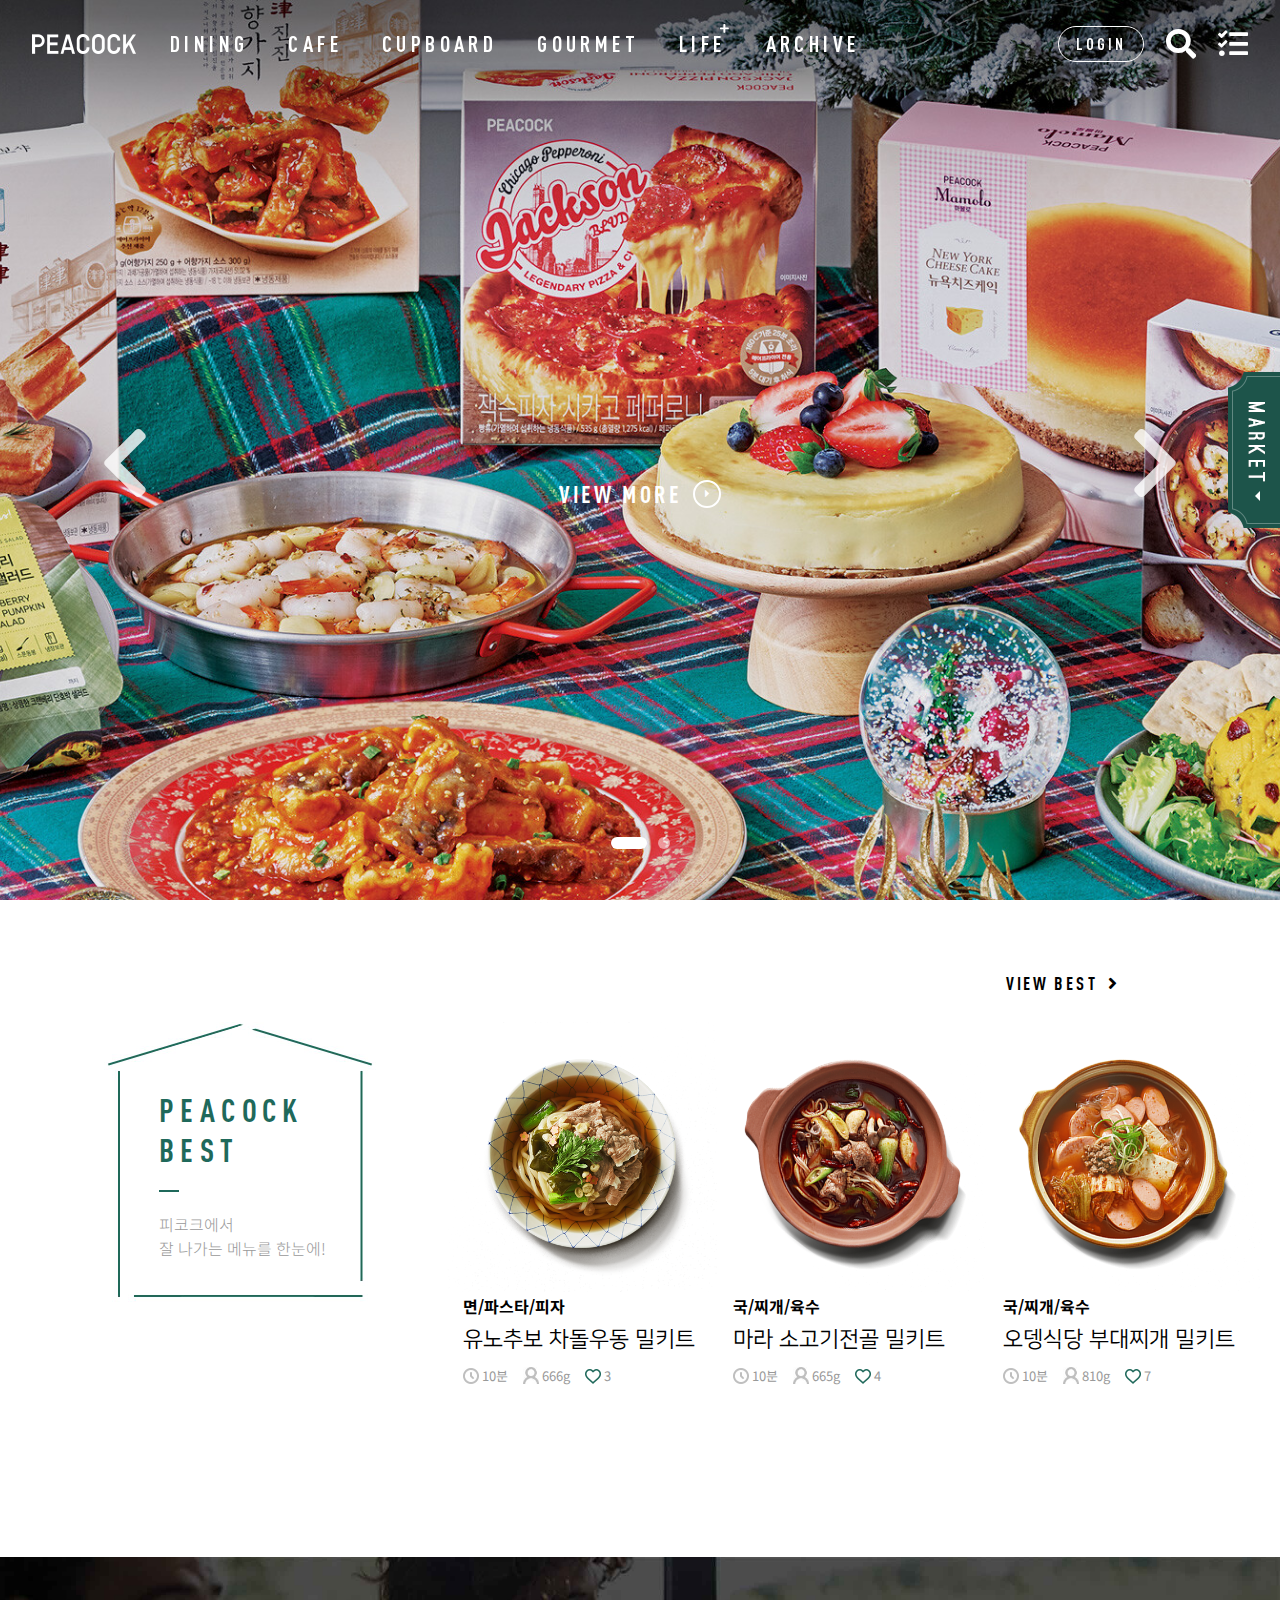
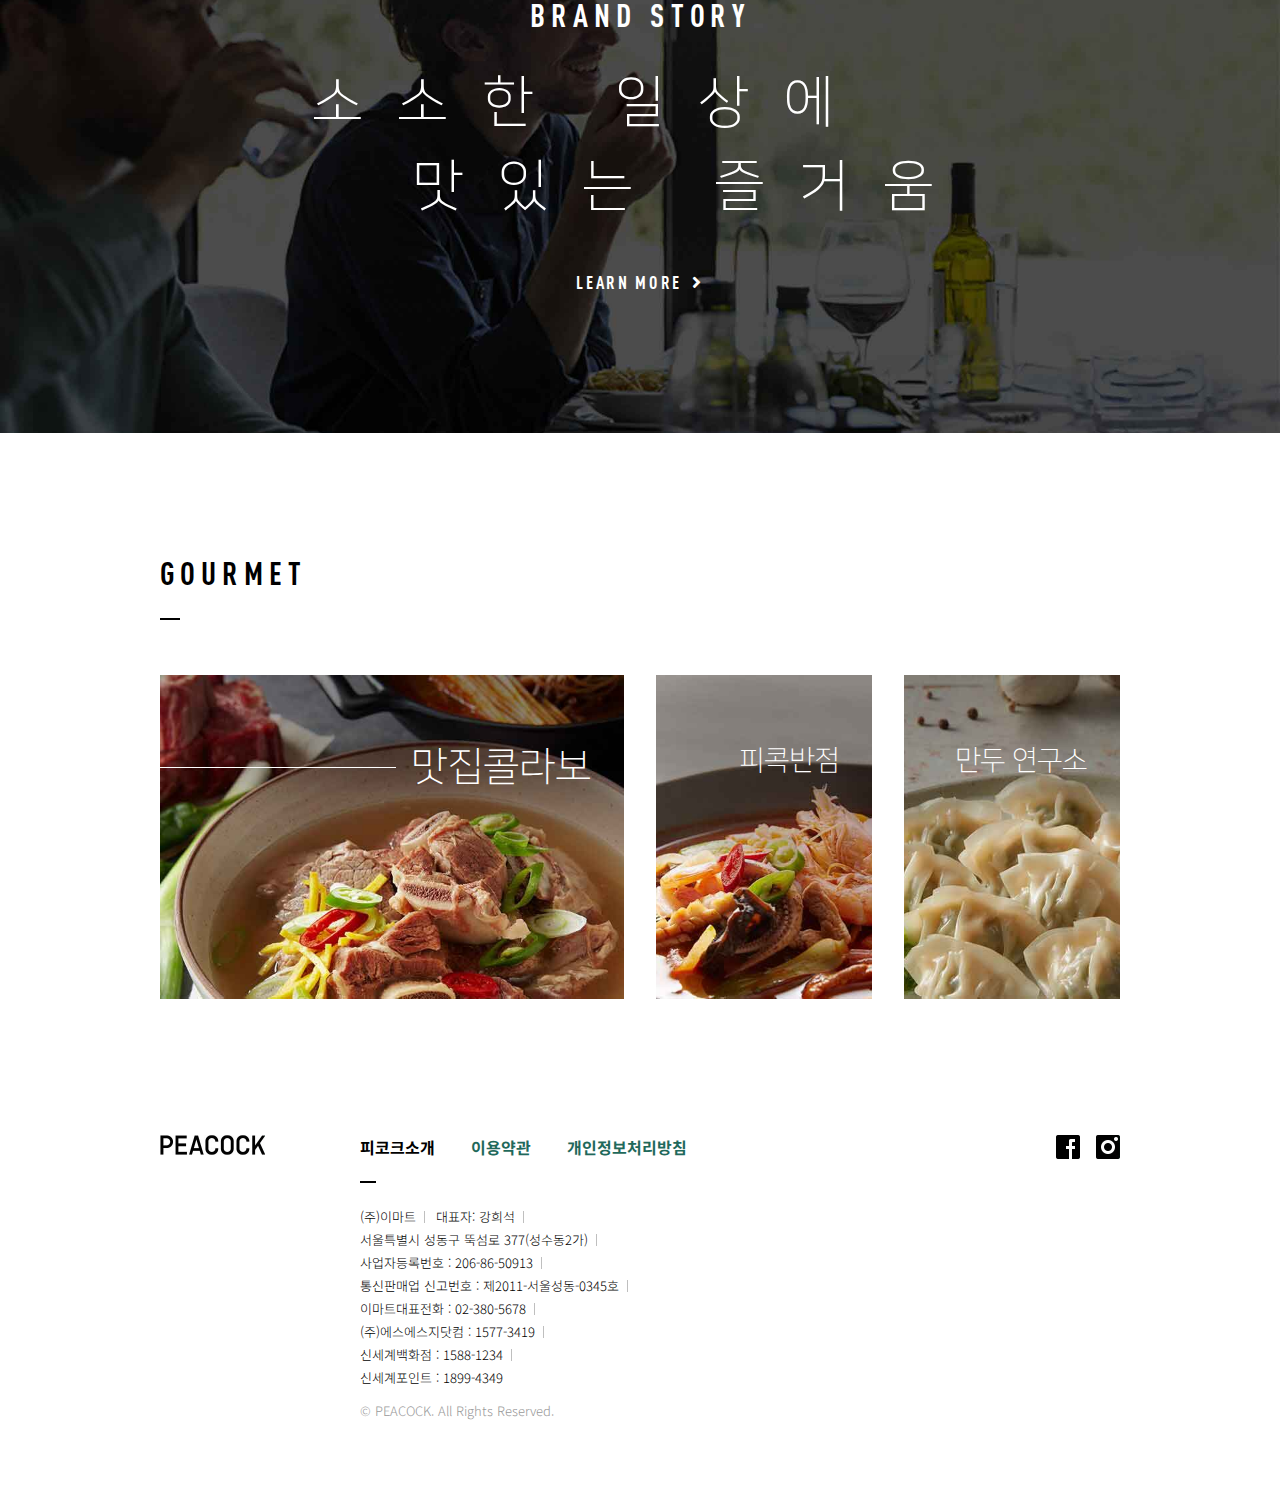
<file: index.html>
<!DOCTYPE html>
<html lang="ko">
<head>
  <meta charset="utf-8" />
  <meta http-equiv="X-UA-Compatible" content="IE=edge,chrome=1" />
  <meta name="viewport" content="width=device-width, initial-scale=1.0, maximum-scale=1.0, user-scalable=no" />
  <meta name="keywords" content="피코크, 이마트피코크, peacock, 이마트, emart" />
  <meta name="description" content="피코크는 간편가정식을 중심으로한 새로운 식문화를 제안하는 라이프스타일 브랜드입니다." />
  <title>이마트 피코크 - PEACOCK</title>
  <link rel="shortcut icon" type="image/ico" href="favicon.ico" />
  <link rel="stylesheet" href="fa/css/all.min.css" />
  <link rel="stylesheet" href="css/web-font.css" />
  <link rel="stylesheet" href="css/style-pc.css" media="screen and (min-width: 1024px)" />
  <link rel="stylesheet" href="css/style-m.css" media="screen and (max-width: 1023.9px)" />
  <script src="js/jquery-3.5.1.min.js"></script>
  <script src="js/common.js"></script>
</head>
<body class="main">
  <div id="wrapper" class="">
    <a href="#main" id="skip-nav">본문바로가기</a>
    <header id="header" class="en">
      <h1><a href="./index.html"><img alt="이마트 피코크" src="img/logo-white.png" /><img alt="이마트 피코크" src="img/logo-black.png" /></a></h1>
      <a class="mobile toggle" href="#"><span>QUICK LINK 열기 / 닫기</span></a>
      <nav id="gnb">
        <ul>
          <li data-menu="DINING"><a href="#">DINING</a></li>
          <li data-menu="CAFE"><a href="#">CAFE</a></li>
          <li data-menu="CUPBOARD"><a href="#">CUPBOARD</a></li>
          <li data-menu="GOURMET"><a href="#">GOURMET</a> </li>
          <li data-menu="LIFE"><a href="#">LIFE<i class="fas fa-plus"><span>플러스</span></i></a></li>
          <li data-menu="ARCHIVE"><a href="#">ARCHIVE</a></li>
          <li class="mobile" data-menu="MARKET"><a href="#">MARKET</a></li>
        </ul>
        <a class="close-tab mobile" href="#"><span>메뉴 닫기</span></a>
      </nav>
      <ul id="user-menu">
        <li class="pc"><a href="#" title="레이어 팝업 이동">LOGIN</a></li>
        <li><a href="#" title="레이어 팝업 이동"><i class="fas fa-search"><span>검색하기</span></i></a></li>
        <li><a href="#" title="레이어 팝업 이동"><i class="fas fa-tasks"><span>나의 메뉴</span></i></a></li>
      </ul>
    </header>

    <aside id="sub-gnb">
      <div class="dining-bg">
        <div class="sub-list">
          <h3>DINING</h3>
          <ul class="hover-line">
            <li data-menu="KOREAN"><a href="#">KOREAN</a></li>
            <li data-menu="CHINESE"><a href="#">CHINESE</a></li>
            <li data-menu="JAPANESE"><a href="#">JAPANESE</a></li>
            <li data-menu="ITALIAN"><a href="#">ITALIAN</a></li>
          </ul>
        </div>
        <div class="details korean">
          <a class="back chevron-left en" href="#"><span>BACK</span></a>
          <ul class="product">
            <li class="">
              <a href="./page/dining-korean-진한우보탕.html"><img alt="진한 우보탕" src="img/korean-01.png" /><img alt="진한 우보탕" src="img/korean-02.png" /></a>
              <span>국/찌개/육수</span>
              <em>진한 우보탕</em>
              <div>
                <dl>
                  <dt>조리시간</dt>
                  <dd>5분</dd>
                  <dt>용량</dt>
                  <dd>1-2인분</dd>
                </dl>
                <a href="#"><span>좋아요</span>133</a>
              </div>
            </li>
            <li>
              <a href="#"><img alt="마라 소고기전골 밀키트" src="img/main-best-03.png" /><img alt="마라 소고기전골 밀키트" src="img/main-best-04.png" /></a>
              <span>국/찌개/육수</span>
              <em>마라 소고기전골 밀키트</em>
              <div>
                <dl>
                  <dt>조리시간</dt>
                  <dd>10분</dd>
                  <dt>용량</dt>
                  <dd>665g</dd>
                </dl>
                <a href="#"><span>좋아요</span>4</a>
              </div>
            </li>
            <li>
              <a href="#"><img alt="오뎅식당 부대찌개 밀키트" src="img/main-best-05.png" /><img alt="오뎅식당 부대찌개 밀키트" src="img/main-best-06.png" /></a>
              <span>국/찌개/육수</span>
              <em>오뎅식당 부대찌개 밀키트</em>
              <div>
                <dl>
                  <dt>조리시간</dt>
                  <dd>10분</dd>
                  <dt>용량</dt>
                  <dd>810g</dd>
                </dl>
                <a href="#"><span>좋아요</span>7</a>
              </div>
            </li>
            <li>
              <a href="#"><img alt="맛이차이나 짜장면 밀키트" src="img/main-best-07.png" /><img alt="맛이차이나 짜장면 밀키트" src="img/main-best-08.png" /></a>
              <span>면/파스타/피자</span>
              <em>맛이차이나 짜장면 밀키트</em>
              <div>
                <dl>
                  <dt>조리시간</dt>
                  <dd>10분</dd>
                  <dt>용량</dt>
                  <dd>2인분</dd>
                </dl>
                <a href="#"><span>좋아요</span>4</a>
              </div>
            </li>
            <li>
              <a href="#"><img alt="초마짬뽕 밀키트" src="img/main-best-09.png" /><img alt="초마짬뽕 밀키트" src="img/main-best-10.png" /></a>
              <span>면/파스타/피자</span>
              <em>초마짬뽕 밀키트</em>
              <div>
                <dl>
                  <dt>조리시간</dt>
                  <dd>10분</dd>
                  <dt>용량</dt>
                  <dd>2인분</dd>
                </dl>
                <a href="#"><span>좋아요</span>1</a>
              </div>
            </li>
            <li>
              <a href="#"><img alt="조선호텔 포기김치 3kg" src="img/main-best-11.png" /><img alt="조선호텔 포기김치 3kg" src="img/main-best-12.png" /></a>
              <span>김치/두부</span>
              <em>조선호텔 포기김치 3kg</em>
              <div>
                <dl>
                  <dt>용량</dt>
                  <dd>3Kg</dd>
                </dl>
                <a href="#"><span>좋아요</span>29</a>
              </div>
            </li>
            <li>
              <a href="#"><img alt="맛이차이나 짜장면 밀키트" src="img/main-best-07.png" /><img alt="맛이차이나 짜장면 밀키트" src="img/main-best-08.png" /></a>
              <span>면/파스타/피자</span>
              <em>맛이차이나 짜장면 밀키트</em>
              <div>
                <dl>
                  <dt>조리시간</dt>
                  <dd>10분</dd>
                  <dt>용량</dt>
                  <dd>2인분</dd>
                </dl>
                <a href="#"><span>좋아요</span>4</a>
              </div>
            </li>
            <li>
              <a href="#"><img alt="초마짬뽕 밀키트" src="img/main-best-09.png" /><img alt="초마짬뽕 밀키트" src="img/main-best-10.png" /></a>
              <span>면/파스타/피자</span>
              <em>초마짬뽕 밀키트</em>
              <div>
                <dl>
                  <dt>조리시간</dt>
                  <dd>10분</dd>
                  <dt>용량</dt>
                  <dd>2인분</dd>
                </dl>
                <a href="#"><span>좋아요</span>1</a>
              </div>
            </li>
            <li>
              <a href="#"><img alt="조선호텔 포기김치 3kg" src="img/main-best-11.png" /><img alt="조선호텔 포기김치 3kg" src="img/main-best-12.png" /></a>
              <span>김치/두부</span>
              <em>조선호텔 포기김치 3kg</em>
              <div>
                <dl>
                  <dt>용량</dt>
                  <dd>3Kg</dd>
                </dl>
                <a href="#"><span>좋아요</span>29</a>
              </div>
            </li>
        </div>
        <a class="close" href="#"><i class="fas fa-times"><span>메뉴닫기</span></i></a>
      </div>
      <div class="cafe-bg ">
        <div class="sub-list">
          <h3>CAFE</h3>
          <ul class="hover-line">
            <li data-menu="SWEET"><a href="#">SWEET</a></li>
            <li data-menu="BAKERY"><a href="#">BAKERY</a></li>
            <li data-menu="BEVERAGE"><a href="#">BEVERAGE</a></li>
          </ul>
        </div>
        <div class="details">
          <a class="back chevron-left en" href="#"><span>BACK</span></a>
          <ul class="product">
            <li class="">
              <a href="./page/dining-korean-진한우보탕.html"><img alt="진한 우보탕" src="img/korean-01.png" /><img alt="진한 우보탕" src="img/korean-02.png" /></a>
              <span>국/찌개/육수</span>
              <em>진한 우보탕</em>
              <div>
                <dl>
                  <dt>조리시간</dt>
                  <dd>5분</dd>
                  <dt>용량</dt>
                  <dd>1-2인분</dd>
                </dl>
                <a href="#"><span>좋아요</span>133</a>
              </div>
            </li>
            <li>
              <a href="#"><img alt="마라 소고기전골 밀키트" src="img/main-best-03.png" /><img alt="마라 소고기전골 밀키트" src="img/main-best-04.png" /></a>
              <span>국/찌개/육수</span>
              <em>마라 소고기전골 밀키트</em>
              <div>
                <dl>
                  <dt>조리시간</dt>
                  <dd>10분</dd>
                  <dt>용량</dt>
                  <dd>665g</dd>
                </dl>
                <a href="#"><span>좋아요</span>4</a>
              </div>
            </li>
            <li>
              <a href="#"><img alt="오뎅식당 부대찌개 밀키트" src="img/main-best-05.png" /><img alt="오뎅식당 부대찌개 밀키트" src="img/main-best-06.png" /></a>
              <span>국/찌개/육수</span>
              <em>오뎅식당 부대찌개 밀키트</em>
              <div>
                <dl>
                  <dt>조리시간</dt>
                  <dd>10분</dd>
                  <dt>용량</dt>
                  <dd>810g</dd>
                </dl>
                <a href="#"><span>좋아요</span>7</a>
              </div>
            </li>
            <li>
              <a href="#"><img alt="맛이차이나 짜장면 밀키트" src="img/main-best-07.png" /><img alt="맛이차이나 짜장면 밀키트" src="img/main-best-08.png" /></a>
              <span>면/파스타/피자</span>
              <em>맛이차이나 짜장면 밀키트</em>
              <div>
                <dl>
                  <dt>조리시간</dt>
                  <dd>10분</dd>
                  <dt>용량</dt>
                  <dd>2인분</dd>
                </dl>
                <a href="#"><span>좋아요</span>4</a>
              </div>
            </li>
            <li>
              <a href="#"><img alt="초마짬뽕 밀키트" src="img/main-best-09.png" /><img alt="초마짬뽕 밀키트" src="img/main-best-10.png" /></a>
              <span>면/파스타/피자</span>
              <em>초마짬뽕 밀키트</em>
              <div>
                <dl>
                  <dt>조리시간</dt>
                  <dd>10분</dd>
                  <dt>용량</dt>
                  <dd>2인분</dd>
                </dl>
                <a href="#"><span>좋아요</span>1</a>
              </div>
            </li>
            <li>
              <a href="#"><img alt="조선호텔 포기김치 3kg" src="img/main-best-11.png" /><img alt="조선호텔 포기김치 3kg" src="img/main-best-12.png" /></a>
              <span>김치/두부</span>
              <em>조선호텔 포기김치 3kg</em>
              <div>
                <dl>
                  <dt>용량</dt>
                  <dd>3Kg</dd>
                </dl>
                <a href="#"><span>좋아요</span>29</a>
              </div>
            </li>
            <li>
              <a href="#"><img alt="맛이차이나 짜장면 밀키트" src="img/main-best-07.png" /><img alt="맛이차이나 짜장면 밀키트" src="img/main-best-08.png" /></a>
              <span>면/파스타/피자</span>
              <em>맛이차이나 짜장면 밀키트</em>
              <div>
                <dl>
                  <dt>조리시간</dt>
                  <dd>10분</dd>
                  <dt>용량</dt>
                  <dd>2인분</dd>
                </dl>
                <a href="#"><span>좋아요</span>4</a>
              </div>
            </li>
            <li>
              <a href="#"><img alt="초마짬뽕 밀키트" src="img/main-best-09.png" /><img alt="초마짬뽕 밀키트" src="img/main-best-10.png" /></a>
              <span>면/파스타/피자</span>
              <em>초마짬뽕 밀키트</em>
              <div>
                <dl>
                  <dt>조리시간</dt>
                  <dd>10분</dd>
                  <dt>용량</dt>
                  <dd>2인분</dd>
                </dl>
                <a href="#"><span>좋아요</span>1</a>
              </div>
            </li>
            <li>
              <a href="#"><img alt="조선호텔 포기김치 3kg" src="img/main-best-11.png" /><img alt="조선호텔 포기김치 3kg" src="img/main-best-12.png" /></a>
              <span>김치/두부</span>
              <em>조선호텔 포기김치 3kg</em>
              <div>
                <dl>
                  <dt>용량</dt>
                  <dd>3Kg</dd>
                </dl>
                <a href="#"><span>좋아요</span>29</a>
              </div>
            </li>
        </div>
        <a class="close" href="#"><i class="fas fa-times"><span>메뉴닫기</span></i></a>
      </div>
      <div class="cupboard-bg">
        <div class="sub-list">
          <h3>CUPBOARD</h3>
          <ul class="hover-line">
            <li data-menu="CEREAL"><a href="#">CEREAL</a></li>
            <li data-menu="SPICE"><a href="#">SPICE</a></li>
            <li data-menu="SNACK"><a href="#">SNACK</a></li>
          </ul>
        </div>
        <div class="details">
          <a class="back chevron-left en" href="#"><span>BACK</span></a>
          <ul class="product">
            <li class="">
              <a href="./page/dining-korean-진한우보탕.html"><img alt="진한 우보탕" src="img/korean-01.png" /><img alt="진한 우보탕" src="img/korean-02.png" /></a>
              <span>국/찌개/육수</span>
              <em>진한 우보탕</em>
              <div>
                <dl>
                  <dt>조리시간</dt>
                  <dd>5분</dd>
                  <dt>용량</dt>
                  <dd>1-2인분</dd>
                </dl>
                <a href="#"><span>좋아요</span>133</a>
              </div>
            </li>
            <li>
              <a href="#"><img alt="마라 소고기전골 밀키트" src="img/main-best-03.png" /><img alt="마라 소고기전골 밀키트" src="img/main-best-04.png" /></a>
              <span>국/찌개/육수</span>
              <em>마라 소고기전골 밀키트</em>
              <div>
                <dl>
                  <dt>조리시간</dt>
                  <dd>10분</dd>
                  <dt>용량</dt>
                  <dd>665g</dd>
                </dl>
                <a href="#"><span>좋아요</span>4</a>
              </div>
            </li>
            <li>
              <a href="#"><img alt="오뎅식당 부대찌개 밀키트" src="img/main-best-05.png" /><img alt="오뎅식당 부대찌개 밀키트" src="img/main-best-06.png" /></a>
              <span>국/찌개/육수</span>
              <em>오뎅식당 부대찌개 밀키트</em>
              <div>
                <dl>
                  <dt>조리시간</dt>
                  <dd>10분</dd>
                  <dt>용량</dt>
                  <dd>810g</dd>
                </dl>
                <a href="#"><span>좋아요</span>7</a>
              </div>
            </li>
            <li>
              <a href="#"><img alt="맛이차이나 짜장면 밀키트" src="img/main-best-07.png" /><img alt="맛이차이나 짜장면 밀키트" src="img/main-best-08.png" /></a>
              <span>면/파스타/피자</span>
              <em>맛이차이나 짜장면 밀키트</em>
              <div>
                <dl>
                  <dt>조리시간</dt>
                  <dd>10분</dd>
                  <dt>용량</dt>
                  <dd>2인분</dd>
                </dl>
                <a href="#"><span>좋아요</span>4</a>
              </div>
            </li>
            <li>
              <a href="#"><img alt="초마짬뽕 밀키트" src="img/main-best-09.png" /><img alt="초마짬뽕 밀키트" src="img/main-best-10.png" /></a>
              <span>면/파스타/피자</span>
              <em>초마짬뽕 밀키트</em>
              <div>
                <dl>
                  <dt>조리시간</dt>
                  <dd>10분</dd>
                  <dt>용량</dt>
                  <dd>2인분</dd>
                </dl>
                <a href="#"><span>좋아요</span>1</a>
              </div>
            </li>
            <li>
              <a href="#"><img alt="조선호텔 포기김치 3kg" src="img/main-best-11.png" /><img alt="조선호텔 포기김치 3kg" src="img/main-best-12.png" /></a>
              <span>김치/두부</span>
              <em>조선호텔 포기김치 3kg</em>
              <div>
                <dl>
                  <dt>용량</dt>
                  <dd>3Kg</dd>
                </dl>
                <a href="#"><span>좋아요</span>29</a>
              </div>
            </li>
            <li>
              <a href="#"><img alt="맛이차이나 짜장면 밀키트" src="img/main-best-07.png" /><img alt="맛이차이나 짜장면 밀키트" src="img/main-best-08.png" /></a>
              <span>면/파스타/피자</span>
              <em>맛이차이나 짜장면 밀키트</em>
              <div>
                <dl>
                  <dt>조리시간</dt>
                  <dd>10분</dd>
                  <dt>용량</dt>
                  <dd>2인분</dd>
                </dl>
                <a href="#"><span>좋아요</span>4</a>
              </div>
            </li>
            <li>
              <a href="#"><img alt="초마짬뽕 밀키트" src="img/main-best-09.png" /><img alt="초마짬뽕 밀키트" src="img/main-best-10.png" /></a>
              <span>면/파스타/피자</span>
              <em>초마짬뽕 밀키트</em>
              <div>
                <dl>
                  <dt>조리시간</dt>
                  <dd>10분</dd>
                  <dt>용량</dt>
                  <dd>2인분</dd>
                </dl>
                <a href="#"><span>좋아요</span>1</a>
              </div>
            </li>
            <li>
              <a href="#"><img alt="조선호텔 포기김치 3kg" src="img/main-best-11.png" /><img alt="조선호텔 포기김치 3kg" src="img/main-best-12.png" /></a>
              <span>김치/두부</span>
              <em>조선호텔 포기김치 3kg</em>
              <div>
                <dl>
                  <dt>용량</dt>
                  <dd>3Kg</dd>
                </dl>
                <a href="#"><span>좋아요</span>29</a>
              </div>
            </li>
        </div>
        <a class="close" href="#"><i class="fas fa-times"><span>메뉴닫기</span></i></a>
      </div>
      <div class="gourmet-bg">
        <div class="sub-list">
          <h3>GOURMET</h3>
          <div class="collabo ko">
            <h4>맛집콜라보</h4>
            <ul class="hover-line">
              <li data-menu="초마"><a href="#">초마</a></li>
              <li data-menu="큰기와집"><a href="#">큰기와집</a></li>
              <li data-menu="삼원가든"><a href="#">삼원가든</a></li>
              <li data-menu="강남고로케"><a href="#">강남고로케</a></li>
              <li data-menu="순희네 빈대떡"><a href="#">순희네 빈대떡</a></li>
              <li data-menu="김유조 전통음료"><a href="#">김유조 전통음료</a></li>
              <li data-menu="조선호텔 김치"><a href="#">조선호텔 김치</a></li>
            </ul>
          </div>
          <ul class="hover-line ko">
            <li data-menu="피콕반점"><em><a href="#">피콕반점</a></em></li>
            <li data-menu="만두연구소"><em><a href="#">만두연구소</a></em></li>
          </ul>
        </div>
        <div class="details">
          <a class="back chevron-left en" href="#"><span>BACK</span></a>
          <ul class="product">
            <li class="">
              <a href="./page/dining-korean-진한우보탕.html"><img alt="진한 우보탕" src="img/korean-01.png" /><img alt="진한 우보탕" src="img/korean-02.png" /></a>
              <span>국/찌개/육수</span>
              <em>진한 우보탕</em>
              <div>
                <dl>
                  <dt>조리시간</dt>
                  <dd>5분</dd>
                  <dt>용량</dt>
                  <dd>1-2인분</dd>
                </dl>
                <a href="#"><span>좋아요</span>133</a>
              </div>
            </li>
            <li>
              <a href="#"><img alt="마라 소고기전골 밀키트" src="img/main-best-03.png" /><img alt="마라 소고기전골 밀키트" src="img/main-best-04.png" /></a>
              <span>국/찌개/육수</span>
              <em>마라 소고기전골 밀키트</em>
              <div>
                <dl>
                  <dt>조리시간</dt>
                  <dd>10분</dd>
                  <dt>용량</dt>
                  <dd>665g</dd>
                </dl>
                <a href="#"><span>좋아요</span>4</a>
              </div>
            </li>
            <li>
              <a href="#"><img alt="오뎅식당 부대찌개 밀키트" src="img/main-best-05.png" /><img alt="오뎅식당 부대찌개 밀키트" src="img/main-best-06.png" /></a>
              <span>국/찌개/육수</span>
              <em>오뎅식당 부대찌개 밀키트</em>
              <div>
                <dl>
                  <dt>조리시간</dt>
                  <dd>10분</dd>
                  <dt>용량</dt>
                  <dd>810g</dd>
                </dl>
                <a href="#"><span>좋아요</span>7</a>
              </div>
            </li>
            <li>
              <a href="#"><img alt="맛이차이나 짜장면 밀키트" src="img/main-best-07.png" /><img alt="맛이차이나 짜장면 밀키트" src="img/main-best-08.png" /></a>
              <span>면/파스타/피자</span>
              <em>맛이차이나 짜장면 밀키트</em>
              <div>
                <dl>
                  <dt>조리시간</dt>
                  <dd>10분</dd>
                  <dt>용량</dt>
                  <dd>2인분</dd>
                </dl>
                <a href="#"><span>좋아요</span>4</a>
              </div>
            </li>
            <li>
              <a href="#"><img alt="초마짬뽕 밀키트" src="img/main-best-09.png" /><img alt="초마짬뽕 밀키트" src="img/main-best-10.png" /></a>
              <span>면/파스타/피자</span>
              <em>초마짬뽕 밀키트</em>
              <div>
                <dl>
                  <dt>조리시간</dt>
                  <dd>10분</dd>
                  <dt>용량</dt>
                  <dd>2인분</dd>
                </dl>
                <a href="#"><span>좋아요</span>1</a>
              </div>
            </li>
            <li>
              <a href="#"><img alt="조선호텔 포기김치 3kg" src="img/main-best-11.png" /><img alt="조선호텔 포기김치 3kg" src="img/main-best-12.png" /></a>
              <span>김치/두부</span>
              <em>조선호텔 포기김치 3kg</em>
              <div>
                <dl>
                  <dt>용량</dt>
                  <dd>3Kg</dd>
                </dl>
                <a href="#"><span>좋아요</span>29</a>
              </div>
            </li>
            <li>
              <a href="#"><img alt="맛이차이나 짜장면 밀키트" src="img/main-best-07.png" /><img alt="맛이차이나 짜장면 밀키트" src="img/main-best-08.png" /></a>
              <span>면/파스타/피자</span>
              <em>맛이차이나 짜장면 밀키트</em>
              <div>
                <dl>
                  <dt>조리시간</dt>
                  <dd>10분</dd>
                  <dt>용량</dt>
                  <dd>2인분</dd>
                </dl>
                <a href="#"><span>좋아요</span>4</a>
              </div>
            </li>
            <li>
              <a href="#"><img alt="초마짬뽕 밀키트" src="img/main-best-09.png" /><img alt="초마짬뽕 밀키트" src="img/main-best-10.png" /></a>
              <span>면/파스타/피자</span>
              <em>초마짬뽕 밀키트</em>
              <div>
                <dl>
                  <dt>조리시간</dt>
                  <dd>10분</dd>
                  <dt>용량</dt>
                  <dd>2인분</dd>
                </dl>
                <a href="#"><span>좋아요</span>1</a>
              </div>
            </li>
            <li>
              <a href="#"><img alt="조선호텔 포기김치 3kg" src="img/main-best-11.png" /><img alt="조선호텔 포기김치 3kg" src="img/main-best-12.png" /></a>
              <span>김치/두부</span>
              <em>조선호텔 포기김치 3kg</em>
              <div>
                <dl>
                  <dt>용량</dt>
                  <dd>3Kg</dd>
                </dl>
                <a href="#"><span>좋아요</span>29</a>
              </div>
            </li>
        </div>
        <a class="close" href="#"><i class="fas fa-times"><span>메뉴닫기</span></i></a>
      </div>
    </aside>

    <aside id="market" data-menu="MARKET">
        <a class="open-tab" href="#"><img alt="market" src="img/tab-market-btn.png" /></a>
        <div>
          <em class="en">MARKET</em>
          <ul>
            <li data-menu="REAL MEAL">
              <a href="#">REAL MEAL</a>
              <ul>
                <li><a href="#">국/찌개/육수</a></li>
                <li><a href="#">면/파스타/피자</a></li>
                <li><a href="#">밥/죽/시리얼</a></li>
                <li><a href="#">고기</a></li>
              </ul>
            </li>
            <li data-menu="STREET FOOD">
              <a href="#">STREET FOOD</a>
              <ul>
                <li><a href="#">떡볶이/순대/만두</a></li>
                <li><a href="#">튀김/전/호떡</a></li>
                <li><a href="#">핫도그/호빵</a></li>
              </ul>
            </li>
            <li data-menu="SALAD & SIDE-DISH">
              <a href="#">SALAD & SIDE-DISH</a>
              <ul>
                <li><a href="#">샐러드/드레싱</a></li>
                <li><a href="#">김치/두부</a></li>
                <li><a href="#">반찬/피클</a></li>
              </ul>
            </li>
            <li data-menu="DESSERT & BEVERAGE">
              <a href="#">DESSERT & BEVERAGE</a>
              <ul>
                <li><a href="#">디저트</a></li>
                <li><a href="#">베이커리/잼</a></li>
                <li><a href="#">커피/티/음료</a></li>
              </ul>
            </li>
            <li data-menu="CONDIMENT">
              <a href="#">CONDIMENT</a>
              <ul>
                <li><a href="#">소스/양념</a></li>
                <li><a href="#">오일/향신료</a></li>
                <li><a href="#">밀가루/믹스/떡</a></li>
              </ul>
            </li>
            <li data-menu="SNACK">
              <a href="#">SNACK</a>
              <ul>
                <li><a href="#">스낵</a></li>
                <li><a href="#">초콜릿/캔디/껌</a></li>
              </ul>
            </li>
            <li data-menu="DAIRY">
              <a href="#">DAIRY</a>
              <ul>
                <li><a href="#">치즈</a></li>
                <li><a href="#">요거트/우유</a></li>
              </ul>
            </li>
          </ul>
          <div class="best">
            <span class="en">BEST</span>
            <a href="#">
              <em class="en">PEACOCK<br />BEST<span>피코크에서 잘 나가는<br />베스트 제품</span></em>
            </a>
          </div>
          <a class="close-tab" href="#"><i class="fas fa-times"><span>메뉴닫기</span></i></a>
        </div>
    </aside>

    <main id="main">
      <section id="main-visual">
        <h2 class="ir-hidden">메인 동영상</h2>
        <ul class="slide">
          <li>
            <a href="https://www.youtube.com/watch?v=pht__wsPEgA&feature=youtu.be" target="_blank"><span>VIEW MORE</span><i class="fas fa-caret-right"></i></a>
          </li>
          <li>
            <a href="https://www.youtube.com/watch?v=3dnRHZWJtf4&feature=youtu.be" target="_blank"><span>VIEW MORE</span><i class="fas fa-caret-right"></i></a>
          </li>
        </ul>
        <p class="control pc">
          <a href="#" class="prev"><i class="fas fa-chevron-left"><span>이전</span></i></a>
          <a href="#" class="next"><i class="fas fa-chevron-right"><span>다음</span></i></a>
        </p>
        <ul class="indicator">
          <li class="on"><a href="#">1번 슬라이드 보기</a></li>
          <li><a href="#">2번 슬라이드 보기</a></li>
        </ul>
      </section>

      <section id="main-best">
        <a class="chevron en" href="#" target="_blank"><span>VIEW BEST</span></a>
        <div>
          <div class="best-title">
            <h2 class="title en">PEACOCK<br />BEST</h2>
            <p class="pc">피코크에서<br />잘 나가는 메뉴를 한눈에!</p>
          </div>
          <div class="scroll">
            <ul class="product">
              <li class="">
                <a href="#"><img alt="유노추보 차돌우동 밀키트" src="img/main-best-01.png" /><img alt="유노추보 차돌우동 밀키트" src="img/main-best-02.png" /></a>
                <span>면/파스타/피자</span>
                <em>유노추보 차돌우동 밀키트</em>
                <div>
                  <dl>
                    <dt>조리시간</dt>
                    <dd>10분</dd>
                    <dt>용량</dt>
                    <dd>666g</dd>
                  </dl>
                  <a href="#"><span>좋아요</span>3</a>
                </div>
              </li>
              <li>
                <a href="#"><img alt="마라 소고기전골 밀키트" src="img/main-best-03.png" /><img alt="마라 소고기전골 밀키트" src="img/main-best-04.png" /></a>
                <span>국/찌개/육수</span>
                <em>마라 소고기전골 밀키트</em>
                <div>
                  <dl>
                    <dt>조리시간</dt>
                    <dd>10분</dd>
                    <dt>용량</dt>
                    <dd>665g</dd>
                  </dl>
                  <a href="#"><span>좋아요</span>4</a>
                </div>
              </li>
              <li>
                <a href="#"><img alt="오뎅식당 부대찌개 밀키트" src="img/main-best-05.png" /><img alt="오뎅식당 부대찌개 밀키트" src="img/main-best-06.png" /></a>
                <span>국/찌개/육수</span>
                <em>오뎅식당 부대찌개 밀키트</em>
                <div>
                  <dl>
                    <dt>조리시간</dt>
                    <dd>10분</dd>
                    <dt>용량</dt>
                    <dd>810g</dd>
                  </dl>
                  <a href="#"><span>좋아요</span>7</a>
                </div>
              </li>
              <li>
                <a href="#"><img alt="맛이차이나 짜장면 밀키트" src="img/main-best-07.png" /><img alt="맛이차이나 짜장면 밀키트" src="img/main-best-08.png" /></a>
                <span>면/파스타/피자</span>
                <em>맛이차이나 짜장면 밀키트</em>
                <div>
                  <dl>
                    <dt>조리시간</dt>
                    <dd>10분</dd>
                    <dt>용량</dt>
                    <dd>2인분</dd>
                  </dl>
                  <a href="#"><span>좋아요</span>4</a>
                </div>
              </li>
              <li>
                <a href="#"><img alt="초마짬뽕 밀키트" src="img/main-best-09.png" /><img alt="초마짬뽕 밀키트" src="img/main-best-10.png" /></a>
                <span>면/파스타/피자</span>
                <em>초마짬뽕 밀키트</em>
                <div>
                  <dl>
                    <dt>조리시간</dt>
                    <dd>10분</dd>
                    <dt>용량</dt>
                    <dd>2인분</dd>
                  </dl>
                  <a href="#"><span>좋아요</span>1</a>
                </div>
              </li>
              <li>
                <a href="#"><img alt="조선호텔 포기김치 3kg" src="img/main-best-11.png" /><img alt="조선호텔 포기김치 3kg" src="img/main-best-12.png" /></a>
                <span>김치/두부</span>
                <em>조선호텔 포기김치 3kg</em>
                <div>
                  <dl>
                    <dt>용량</dt>
                    <dd>3Kg</dd>
                  </dl>
                  <a href="#"><span>좋아요</span>29</a>
                </div>
              </li>
              <li>
                <a href="#"><img alt="쟌슨빌 폴리쉬 소시지" src="img/main-best-13.png" /><img alt="쟌슨빌 폴리쉬 소시지" src="img/main-best-14.png" /></a>
                <span>고기</span>
                <em>쟌슨빌 폴리쉬 소시지</em>
                <div>
                  <dl>
                  <dt>조리시간</dt>
                  <dd>10분</dd>
                  <dt>용량</dt>
                  <dd>1,080g</dd>
                </dl>
                <a href="#"><span>좋아요</span>19</a>
                </div>
              </li>
              <li>
                <a href="#"><img alt="티라미수 케익" src="img/main-best-15.png" /><img alt="티라미수 케익" src="img/main-best-16.png" /></a>
                <span>디저트</span>
                <em>티라미수 케익</em>
                <div>
                  <dl>
                    <dt>용량</dt>
                    <dd>2인분</dd>
                  </dl>
                  <a href="#"><span>좋아요</span>214</a>
                </div>
              </li>
              <li>
                <a href="#"><img alt="제주 콩두부" src="img/main-best-17.png" /><img alt="제주 콩두부" src="img/main-best-18.png" /></a>
                <span>김치/두부</span>
                <em>제주 콩두부</em>
                <div>
                  <a href="#"><span>좋아요</span>16</a>
                </div>
              </li>
              <li>
                <a href="#"><img alt="차돌박이 된장찌개" src="img/main-best-19.png" /><img alt="차돌박이 된장찌개" src="img/main-best-20.png" /></a>
                <span>국/찌개/육수</span>
                <em>차돌박이 된장찌개</em>
                <div>
                  <dl>
                    <dt>조리시간</dt>
                    <dd>4분</dd>
                    <dt>용량</dt>
                    <dd>1인분</dd>
                  </dl>
                  <a href="#"><span>좋아요</span>191</a>
                </div>
              </li>
              <li>
                <a href="#"><img alt="초마 짬뽕" src="img/main-best-21.png" /><img alt="초마 짬뽕" src="img/main-best-22.png" /></a>
                <span>면/파스타/피자</span>
                <em>초마 짬뽕</em>
                <div>
                  <dl>
                    <dt>조리시간</dt>
                    <dd>8분</dd>
                    <dt>용량</dt>
                    <dd>2인분</dd>
                  </dl>
                  <a href="#"><span>좋아요</span>176</a>
                </div>
              </li>
              <li>
                <a href="#"><img alt="새우볶음밥" src="img/main-best-23.png" /><img alt="새우볶음밥" src="img/main-best-24.png" /></a>
                <span>밥/죽/시리얼</span>
                <em>새우볶음밥</em>
                <div>
                  <dl>
                    <dt>조리시간</dt>
                    <dd>3분</dd>
                    <dt>용량</dt>
                    <dd>4인분</dd>
                  </dl>
                  <a href="#"><span>좋아요</span>110</a>
                </div>
              </li>
            </ul>
          </div>
        </div>
      </section>

      <section id="main-story">
        <div>
          <h2 class="title en">BRAND STORY</h2>
          <P class="ko">소소한 일상에<br />맛있는 즐거움</P>
          <a class="chevron en" href="#" target="_blank"><span>LEARN MORE</span></a>
        </div>
      </section>

      <section id="main-gourmet">
        <div>
          <h2 class="title en">GOURMET</h2>
          <div class="scroll">
            <ul class="ko">
              <li class="on"><a href="#"><span>맛집콜라보</span></a></li>
              <li><a href="#"><span>피콕반점</span></a></li>
              <li><a href="#"><span>만두 연구소</span></a></li>
            </ul>
          </div>
        </div>
      </section>
    </main>

    <footer id="footer">
      <a class="logo" href="index.html"><span class="ir-hidden">PEACOCK</span></a>
      <div>
        <ul>
          <li><a href="#">피코크소개</a></li>
          <li><a href="#">이용약관</a></li>
          <li><a href="#">개인정보처리방침</a></li>
        </ul>
        <div>
          <a class="sns" href="https://www.facebook.com/peacockstory/?hc_ref=SEARCH&fref=nf" target="_blank" title="새창 열림"><span class="ir-hidden">페이스북</span></a>
          <a class="sns" href="https://www.instagram.com/peacocktime/" target="_blank" title="새창 열림"><span class="ir-hidden">인스타그램</span></a>
        </div>
        <address>
          <span>(주)이마트</span>
          <span>대표자: 강희석</span><br class="smaller-mobile" />
          <span>서울특별시 성동구 뚝섬로 377(성수동2가)</span><br class="br.only-m " />
          <span>사업자등록번호 : 206-86-50913</span><br />
          <span>통신판매업 신고번호 : 제2011-서울성동-0345호</span><br class="br.only-m " />
          <span>이마트대표전화 : 02-380-5678</span><br />
          <span>(주)에스에스지닷컴 : 1577-3419</span><br class="smaller-mobile" />
          <span>신세계백화점 : 1588-1234</span><br />
          <span>신세계포인트 : 1899-4349</span>
        </address>
        <span>© PEACOCK. All Rights Reserved.</span>
      </div>
    </footer>
  </div> <!-- wrapper -->

  <script>
    'use strict';

    // main header
    $(window).on('scroll', function() {
      var scroll_top = $(this).scrollTop(); 
      if(scroll_top > 0) {
        $('#header').addClass('white');
      }
      else if(scroll_top == 0) {
        $('#header').toggleClass('white');
      }
    });

    mainSlide();

    function mainSlide() {
      var numSlide = $('#main .slide > li').length;
      var slideFirst = 1;
      var slidePrev = 0;
      var slideNext = 0;
      var slideNow = 0;

      $('.indicator > li').on('click', function() {
        var index = $(this).index();
        showSlide(index + 1)
      });

      $('.prev').on('click', function() {
        showSlide(slidePrev);
      });
      $('.next').on('click', function() {
        showSlide(slideNext);
      });

      function showSlide(n) {
        $('#main .slide li').css({'display': 'none'});
        $('#main .slide li:eq(' + (n - 1) + ')').css({'display': 'block'});
        $('#main .indicator li').removeClass('on');
        $('#main .indicator li:eq(' + (n - 1) + ')').addClass('on');
        slideNow = n;
        slidePrev = (n === 1) ? numSlide : (n - 1);
        slideNext = (n === numSlide) ? 1 : (n + 1);
      }
    }
    
    if($(window).width() > 1024) {
      checkScroll('#main-story');
  
      $(window).on('scroll', function() {
        checkScroll('#main-story');
      });
  
      function checkScroll(selector) {
        var $selector = $(selector);
        var scrollAmt = $(document).scrollTop();
        var startMove = 660;
        var endMove = 1250;
        var lengthMove = endMove - startMove;
        if(startMove < scrollAmt && scrollAmt < endMove) {
          $selector.css({'background-position-y': 100 - ((95 / lengthMove) * (scrollAmt - startMove)) + 'px'});
        }
      }
    }

    if($(window).width() > 870) {
      $('#main-gourmet > div > div.scroll > ul > li').on('mouseover', function(){
        $('#main-gourmet > div > div.scroll > ul > li').removeClass('on');
        $(this).addClass('on');
      });
    }
    else {
      $('#main-gourmet > div > div.scroll > ul > li').removeClass('on');
    }

    $(window).on('resize', function() {
      if($(window).width() > 870) {
        $('#main-gourmet > div > div.scroll > ul > li').on('mouseover', function(){
          $('#main-gourmet > div > div.scroll > ul > li').removeClass('on');
          $(this).addClass('on');
        });
      }
      else {
        $('#main-gourmet > div > div.scroll > ul > li').removeClass('on');
      }
    });

    $('#sub-gnb .hover-line > li').on('mouseover', function() {
    var indexGnb = $(this).parent().parent().parent().index();
    var indexSubGnb = $(this).index();

    switch (indexGnb){
      case 0 :
        $('#sub-gnb > div:eq(' + indexGnb + ')').css({'background-image': 'url(./img/gnb-dining-0' + (indexSubGnb + 1) + '.jpg)', 'transition': '0.5s'});
        break;
      case 1 :
        $('#sub-gnb > div:eq(' + indexGnb + ')').css({'background-image': 'url(./img/gnb-cafe-0' + (indexSubGnb + 1) + '.jpg)', 'transition': '0.5s'});
        break;
      case 2 :
        $('#sub-gnb > div:eq(' + indexGnb + ')').css({'background-image': 'url(./img/gnb-cupboard-0' + (indexSubGnb + 1) + '.jpg)', 'transition': '0.5s'});
        break;
      case 3 :
        $('#sub-gnb > div:eq(' + indexGnb + ')').css({'background-image': 'url(./img/gnb-gourmet-0' + (indexSubGnb + 1) + '.jpg)', 'transition': '0.5s'});
        break;
    }
  });
    
  </script>
</body>
</html>
</file>
<file: css/web-font.css>
@charset "utf-8";

@import url('https://fonts.googleapis.com/css2?family=Noto+Sans+KR:wght@100;300;400;500;700&display=swap');


@font-face { 
  font-family: "Dincond"; 
  font-weight: 400; 
  src: url(../font/dincond-medium-webfont.woff) format("woff"), 
  url(../font/dincond-medium-webfont.ttf) format("truetype"); 
}

@font-face { 
  font-family: "Dincond"; 
  font-weight: 700; 
  src: url(../font/dincond-bold-webfont.woff) format("woff"), 
  url(../font/dincond-bold-webfont.ttf) format("truetype"); 
}

@font-face {
  font-family: 'NanumSquare';
  font-weight: 300;
  src: url(../font/NanumSquareL.eot);
  src: url(../font/NanumSquareL.eot?#iefix) format('embedded-opentype'),
       url(../font/NanumSquareL.woff) format('woff'),
       url(../font/NanumSquareL.ttf) format('truetype');
}

@font-face {
  font-family: 'NanumSquare';
  font-weight: 400;
  src: url(../font/NanumSquareR.eot);
  src: url(../font/NanumSquareR.eot?#iefix) format('embedded-opentype'),
       url(../font/NanumSquareR.woff) format('woff'),
       url(../font/NanumSquareR.ttf) format('truetype');
}

@font-face {
font-family: 'NanumSquare';
font-weight: 700;
src: url(../font/NanumSquareB.eot);
src: url(../font/NanumSquareB.eot?#iefix) format('embedded-opentype'),
      url(../font/NanumSquareB.woff) format('woff'),
      url(../font/NanumSquareB.ttf) format('truetype');
}


/**
 * Copyright (c) 2015 Spoqa, Inc.
 *
 * Permission is hereby granted, free of charge, to any person obtaining
 * a copy of this software and associated documentation files (the
 * "Software"), to deal in the Software without restriction, including
 * without limitation the rights to use, copy, modify, merge, publish,
 * distribute, sublicense, and/or sell copies of the Software, and to
 * permit persons to whom the Software is furnished to do so, subject to
 * the following conditions:
 *
 * The above copyright notice and this permission notice shall be
 * included in all copies or substantial portions of the Software.
 *
 * THE SOFTWARE IS PROVIDED "AS IS", WITHOUT WARRANTY OF ANY KIND,
 * EXPRESS OR IMPLIED, INCLUDING BUT NOT LIMITED TO THE WARRANTIES OF
 * MERCHANTABILITY, FITNESS FOR A PARTICULAR PURPOSE AND
 * NONINFRINGEMENT. IN NO EVENT SHALL THE AUTHORS OR COPYRIGHT HOLDERS BE
 * LIABLE FOR ANY CLAIM, DAMAGES OR OTHER LIABILITY, WHETHER IN AN ACTION
 * OF CONTRACT, TORT OR OTHERWISE, ARISING FROM, OUT OF OR IN CONNECTION
 * WITH THE SOFTWARE OR THE USE OR OTHER DEALINGS IN THE SOFTWARE.
 */

 @font-face {
  font-family: 'Spoqa Han Sans';
  font-weight: 700;
  src: local('Spoqa Han Sans Bold'),
  url('https://cdn.jsdelivr.net/gh/spoqa/spoqa-han-sans@01ff0283e4f36e159ffbf744b36e16ef742da6d8/Subset/SpoqaHanSans/SpoqaHanSansBold.woff2') format('woff2'),
  url('https://cdn.jsdelivr.net/gh/spoqa/spoqa-han-sans@01ff0283e4f36e159ffbf744b36e16ef742da6d8/Subset/SpoqaHanSans/SpoqaHanSansBold.woff') format('woff'),
  url('https://cdn.jsdelivr.net/gh/spoqa/spoqa-han-sans@01ff0283e4f36e159ffbf744b36e16ef742da6d8/Subset/SpoqaHanSans/SpoqaHanSansBold.ttf') format('truetype');
}

@font-face {
  font-family: 'Spoqa Han Sans';
  font-weight: 400;
  src: local('Spoqa Han Sans Regular'),
  url('https://cdn.jsdelivr.net/gh/spoqa/spoqa-han-sans@01ff0283e4f36e159ffbf744b36e16ef742da6d8/Subset/SpoqaHanSans/SpoqaHanSansRegular.woff2') format('woff2'),
  url('https://cdn.jsdelivr.net/gh/spoqa/spoqa-han-sans@01ff0283e4f36e159ffbf744b36e16ef742da6d8/Subset/SpoqaHanSans/SpoqaHanSansRegular.woff') format('woff'),
  url('https://cdn.jsdelivr.net/gh/spoqa/spoqa-han-sans@01ff0283e4f36e159ffbf744b36e16ef742da6d8/Subset/SpoqaHanSans/SpoqaHanSansRegular.ttf') format('truetype');
}

@font-face {
  font-family: 'Spoqa Han Sans';
  font-weight: 300;
  src: local('Spoqa Han Sans Light'),
  url('https://cdn.jsdelivr.net/gh/spoqa/spoqa-han-sans@01ff0283e4f36e159ffbf744b36e16ef742da6d8/Subset/SpoqaHanSans/SpoqaHanSansLight.woff2') format('woff2'),
  url('https://cdn.jsdelivr.net/gh/spoqa/spoqa-han-sans@01ff0283e4f36e159ffbf744b36e16ef742da6d8/Subset/SpoqaHanSans/SpoqaHanSansLight.woff') format('woff'),
  url('https://cdn.jsdelivr.net/gh/spoqa/spoqa-han-sans@01ff0283e4f36e159ffbf744b36e16ef742da6d8/Subset/SpoqaHanSans/SpoqaHanSansLight.ttf') format('truetype');
}

@font-face {
  font-family: 'Spoqa Han Sans';
  font-weight: 100;
  src: local('Spoqa Han Sans Thin'),
  url('https://cdn.jsdelivr.net/gh/spoqa/spoqa-han-sans@01ff0283e4f36e159ffbf744b36e16ef742da6d8/Subset/SpoqaHanSans/SpoqaHanSansThin.woff2') format('woff2'),
  url('https://cdn.jsdelivr.net/gh/spoqa/spoqa-han-sans@01ff0283e4f36e159ffbf744b36e16ef742da6d8/Subset/SpoqaHanSans/SpoqaHanSansThin.woff') format('woff'),
  url('https://cdn.jsdelivr.net/gh/spoqa/spoqa-han-sans@01ff0283e4f36e159ffbf744b36e16ef742da6d8/Subset/SpoqaHanSans/SpoqaHanSansThin.ttf') format('truetype');
}
</file>
<file: css/style-pc.css>
@charset "utf-8";

/* reset */
html {-webkit-text-size-adjust: none; text-size-adjust: none;}
body {margin: 0;}
h1, h2, h3, h4, h5, h6, ul, ol, p, dl, dt, dd {margin: 0; padding: 0;}
h1, h2, h3, h4, h5, h6 {font-weight: 700;}
li {list-style: none;}
img {vertical-align: middle;}
a {color: inherit; text-decoration: inherit;}
textarea {font-family: inherit; padding: 0;}
em, address {font-style: normal;}
i[class^=fa] {position: relative; display: inline-block; vertical-align: middle; overflow: hidden;}
i[class^=fa] span {position: absolute; left: -9999px;}
.ir-hidden {position: absolute; left: -9999px;}
.mobile {display: none !important;}
br.only-m {content: '';}
br.only-m::after {content: '\00a0';}
br.smaller-mobile {content: '';}
br.smaller-mobile::after {content: '\00a0';}

/* common */
body {font-family: 'Noto Sans KR', sans-serif; font-size: 22px;} 
.en {font-family: 'Dincond', sans-serif;}
.ko {font-family: 'NanumSquare', sans-serif;}
#wrapper {min-width: 1024px; overflow: hidden;}
#wrapper.market-on {height: 100vh; overflow: hidden;}
#wrapper.market-on::before {content: ''; position: fixed; z-index: 100; display: block; width: 100%; height: 100%; background: rgba(0,0,0,0.65);}
#wrapper.market-on > header {z-index: 10;}
#wrapper.market-on #market {transform: translate(0, 0);}
#skip-nav {position: fixed; display: block; width: 100%; top: -32px; font-size: 14px; font-weight: 700; line-height: 30px; text-align: center; background: #ffffff; border-bottom: 2px solid #000000; z-index: 100000;}
#skip-nav:focus {top: 0;}
#header {position: fixed; width: 100%; height: 88px; font-weight: 700; transition: height 0.3s ease-out; z-index: 1000;}
#header > h1 {position: absolute; width: 104px; left: 32px; top: 50%; transform: translate(0, -50%);}
#header > h1 > a {display: block;}
#header > h1 > a > img {width: 100%; display: block;}
#header > h1 > a > img + img {display: none;}
#gnb {position: absolute; left: 50%; top: 50%; transform: translate(-50%, -50%);}
#gnb > ul > li {float: left;}
#gnb > ul > li + li {margin-left: 40px;}
#gnb > ul > li > a {position: relative; display: block; line-height: 32px; color: #ffffff; letter-spacing: 0.2em; transition: color 0.3s;}
#gnb > ul > li > a::before {position: absolute; content: ''; width: 0; height: 2px; left: 50%; top: calc(50% + 18px); transform: translate(-50%, 0); background: #ffffff; transition: 0.3s;}
#gnb > ul > li:hover > a::before {width: 100%;}
#gnb > ul > li[data-menu^=LIFE] a {position: relative;}
#gnb > ul > li[data-menu^=LIFE] a > i {font-size: 10px; position: absolute; top: -5px; right: -8px;}

@media screen and (max-width: 1450px) {
	#gnb {left: 170px; transform: translate(0, -50%);}
}

#user-menu {position: absolute; right: 32px; top: 50%; transform: translate(0, -50%); color: #ffffff;}
#user-menu > li {float: left; transition: 0.3s;}
#user-menu > li:hover {opacity: 0.7;}
#user-menu > li + li {margin-left: 22px;}
#user-menu > li:first-child > a {display: block; font-size: 16px; width: 84px; height: 34px; border: 1px solid #ffffff; border-radius: 20px; text-align: center; line-height: 34px; letter-spacing: 0.2em;}
#user-menu i {font-size: 30px; line-height: 36px;}

@media screen and (max-width: 1140px) {
	#user-menu > li:first-child {display: none;}

}

#market {position: fixed; top: 0; right: 0; transform: translate(100%, 0); width: 713px; height: 100vh;  z-index: 10000; background: #ffffff; transition: 0.5s;}
#market > a.open-tab {position: absolute; top: 50%; transform: translate(-100%, -50%);}
#market > div {position: relative; height: 100%; padding: 114px 37px 30px; box-sizing: border-box;overflow: hidden scroll;}
#market > div > em {display: block; margin-bottom: 60px; font-size: 48px; letter-spacing: 0.2em;}
#market > div > ul {overflow: hidden; width: 66.6666%; float: left;}
#market > div > ul > li {width: 184px; float: left;}
#market > div > ul > li > a {font-family: 'Dincond', sans-serif; font-size: 20px; font-weight: 700; letter-spacing: 0.1em; display: block; line-height: 37px; border-bottom: 1px solid #000; margin-bottom: 10px;}
#market > div > ul > li:nth-child(2n) {margin-left: 30px;}
#market > div > ul > li:nth-child(2) ~ li {margin-top: 60px;} 
#market > div > ul > li:nth-child(2) > ul {height: 128px;}
#market > div > ul > li:nth-child(6) > ul {height: 96px;}
#market > div > ul > li > ul {font-size: 16px; font-weight: 300; line-height: 32px;}
#market > div > ul > li > ul > li {transition: 0.3s;}
#market > div > ul > li > ul > li::before {content: ''; width: 8px; height: 2px; display: inline-block; margin-right: 8px; position: relative; top: -6px; transition: 0.3s ease-out;}
#market > div > ul > li > ul > li:hover {color: #1f695b;}
#market > div > ul > li > ul > li:hover::before {background: #1f695b;}
#market > div > div.best {float: right;}
#market > div > div.best > span {font-size: 20px; font-weight: 700; letter-spacing: 0.1em; display: block; line-height: 37px;}
#market > div > div.best > a {border: none; display: block; width: 180px; height: 270px; padding-top: 60px; box-sizing: border-box; background: url(../img/market-best.jpg) center no-repeat; background-size: cover;}
#market > div > div.best > a > em {display: block; text-align: center; font-size: 32px; letter-spacing: 0.1em; line-height: 39px; font-weight: 300; color: #ffffff;}
#market > div > div.best > a > em > span {display: block; font-size: 16px; line-height: 24px; letter-spacing: normal;}
#market > div > div.best > a > em > span::before {content: ''; display: block; width: 30px; height: 2px; margin: 15px auto; background: #ffffff;}
#market > div > a.close-tab {position: absolute; right: 35px; top: 35px; font-size: 42px;}
#market > div > a.close-tab > i {display: block;}

#header.long-white.white {height: 88px;} /*서브페이지 gnb*/
#header.white {height: 64px; background: rgba(255, 255, 255, 0.9);}
#header.white > h1 > a > img {display: none;}
#header.white > h1 > a > img + img {display: block;}
#header.white #gnb > ul > li > a {color: #000000; transition: 0.3s;}
#header.white #gnb > ul > li > a::before {background: #000000; transition: 0.3s;}
#header.white #gnb > ul > li:hover > a {color: #158C76;}
#header.white #gnb > ul > li:hover > a::before {background: #158C76;}
#header.white #user-menu {color: #000000;}
#header.white #user-menu > li:first-child > a {border-color: #000000;}

#sub-gnb {position: absolute; left: 0; top: 0; width: 100%; height: 100vh; overflow: hidden; z-index: -100;}
#sub-gnb > div {position: absolute; width: 100%; height: 100%; background: url(../img/gnb-dining-01.jpg) center no-repeat; background-size: cover; display: none;}
#sub-gnb > div:nth-child(2) {background-image: url(../img/gnb-cafe-01.jpg);}
#sub-gnb > div:nth-child(3) {background-image: url(../img/gnb-cupboard-01.jpg);}
#sub-gnb > div:nth-child(4) {background-image: url(../img/gnb-gourmet-01.jpg);}
#sub-gnb > div > div.sub-list {font-family: 'Dincond', sans-serif; width: 100%; position: absolute; left: 50%; top: 50%; transform: translate(-50%, -50%); text-align: center;color: #ffffff;}
#sub-gnb > div > div.sub-list > h3 {display: inline-block; font-size: 28px; letter-spacing: 0.2em; line-height: 40px; font-weight: 700; position: relative; right: 5px;}
#sub-gnb > div > div.sub-list > h3::after {content: ''; display: block; width: 100%; height: 3px; background: #ffffff;}
#sub-gnb > div.gourmet-bg > div > ul.hover-line > li {font-size: 32px; letter-spacing: 0;}
#sub-gnb > div.gourmet-bg > div > ul.hover-line li + li {margin-top: 15px;}
#sub-gnb > div.gourmet-bg > div > div.collabo > h4 {display: block; margin-top: 50px; font-size: 32px; letter-spacing: 0; font-weight: 400; color: rgba(255,255,255,0.4);}
#sub-gnb > div.gourmet-bg > div > div.collabo:hover > h4 {color: #ffffff; transition: 0.3s ease-out;}
#sub-gnb > div.gourmet-bg > div > div.collabo > ul > li {font-size: 24px; letter-spacing: 0; line-height: 32px; margin-top: 15px;}
#sub-gnb > div > a {position: absolute; right: 36px; top: 36px; font-size: 50px; color: #ffffff;}
#sub-gnb > div > a > i {display: block;}
#wrapper.sub-gnb-on {height: 100vh; overflow: hidden;}
#wrapper.sub-gnb-on #sub-gnb {z-index: 100000;}
#sub-gnb > div.on {display: block;} /* dining cafe cupboard gourmet -> x 누르면 초기화 하기 위함 */
#sub-gnb > div > div.sub-list.on {width: calc(100% - 940px); left: calc((100% - 940px)/2); transform: translate(-50%, -50%);}

#footer {width: 960px; margin: 0 auto; padding: 16px 0 70px 0; font-size: 13px; font-weight: 300; overflow: hidden;}
#footer > a.logo {float: left; width: 105px; height: 20px; background: url(../img/logo-footer.jpg) left top no-repeat; background-size: 211px;}
#footer > a.logo:hover {background-position: -105.5px top;}
#footer > div {float: right; width: 760px; position: relative;}
#footer > div > ul {display: inline-block; font-size: 16px; font-weight: 700;}
#footer > div > ul > li {display: inline-block; transition: 0.3s;}
#footer > div > ul > li + li {margin-left: 32px; color: #1f695b;}
#footer > div > ul > li:hover {color: #1f695b;}
#footer > div > div {position: absolute; right: 0; top: 0;}
#footer > div > div > a.sns {display: inline-block; width: 24px; height: 24px; background: url(../img/icon-footer-01.png) left top no-repeat; background-size: 48px;}
#footer > div > div > a.sns:hover {background-position: -24px;}
#footer > div > div > a.sns + a.sns {margin-left: 12px; background-image: url(../img/icon-footer-02.jpg);}
#footer > div > address::before {content: ''; display: block; width: 16px; height: 2px; background: #000000; margin: 22px 0 22px 8px;}
#footer > div > address {line-height: 23px; margin: 0 0 10px -8px;}
#footer > div > address > span {position: relative; padding: 0 8px;}
#footer > div > address > span:nth-child(1)::after,
#footer > div > address > span:nth-child(2)::after,
#footer > div > address > span:nth-child(3)::after,
#footer > div > address > br + span::after {content: ''; width: 1px; height: 12px; background: #bfbfbf; position: absolute; top: 4px; left: calc(100%);}
#footer > div > address > span:last-child::after {content: none;}
#footer > div > span {font-size: 13px; line-height: 24px; color: #999999;}


/* main */
#main-visual {position: relative; height: 100vh;}
#main-visual > ul.slide {position: absolute; left: 0; top: 0; width: 100%; height: 100%;}
#main-visual > ul.slide > li {position: absolute; left: 0; top: 0; width: 100%; height: 100%; background: url(../img/main-visual-01.jpg) center center no-repeat; background-size: cover; display: none;}
#main-visual > ul.slide > li:first-child {display: block;}
#main-visual > ul.slide > li:nth-child(2) {background-image: url(../img/main-visual-02.jpg);}
#main-visual > ul.slide > li > a {position: absolute; top: calc(50% + 44px); left: 50%; transform: translate(-50%, -50%); width: 162px;}
#main-visual > ul.slide > li > a > span {float: left; font-family: 'Dincond', sans-serif; font-weight: 700; font-size: 24px; letter-spacing: 0.15em; color: #ffffff;}
#main-visual > ul.slide > li > a > i {float: right; width: 24px; height: 24px; font-size: 12px; color: #ffffff; border: 2px solid #ffffff; text-align: center; line-height: 24px; border-radius: 50%;}
#main-visual p.control a {position: absolute; color: #ffffff; opacity: 0.8; font-size: 80px; top: 50%; transform: translate(0, -50%);}
#main-visual p.control a.prev {left: 100px;}
#main-visual p.control a.next {right: 100px;}
#main-visual ul.indicator {position: absolute; width: 100%; bottom: 45px; text-align: center;}
#main-visual ul.indicator li {display: inline-block;}
#main-visual ul.indicator li + li {margin-left: 5px;}
#main-visual ul.indicator li a {display: block; width: 12px; height: 12px; border-radius: 12px; overflow: hidden; text-indent: -9999px; background: #ffffff; opacity: 0.5;}
#main-visual ul.indicator li.on a {width: 36px; border-radius: 6px; opacity: 1;}

#main-best {position: relative; padding-top: 122px;}
#main-best > a {position: absolute; right: calc(50% - 480px); top: 73px;  transition: 0.3s;}
#main-best > a::after {transition: 0.3s;}
#main-best > a:hover {color: #158c76;}
#main-best > a:hover::after {color: #158c76;}
#main-best > div {overflow: hidden;}
#main-best > div > div.best-title {float: left; margin-left: calc(50% - 544px); width: 288px; height: 288px; padding: 68px 0 0 63px; background: url(../img/main-best-00.jpg) center center no-repeat; background-size: contain; box-sizing: border-box;}
#main-best > div > div.best-title > h2 {color: #1f695b;}
#main-best > div > div.best-title > h2::after {content: ""; display: block; width: 20px; height: 2px; background: #1f695b; margin: 20px 0;}
#main-best > div > div.best-title > p {font-weight: 300; font-size: 16px; line-height: 24px; color: #999999;} 
#main-best > div > div.scroll {float: left; width: calc(100vw - 50% + 175px); height: 435px; margin-left: 63px; overflow-x: scroll;}
#main-best > div > div.scroll > ul.product {width: 3257px;}
#main-best > div > div.scroll > ul.product > li {float: left; }
#main-best > div > div.scroll::-webkit-scrollbar {height: 3px;}
#main-best > div > div.scroll::-webkit-scrollbar-thumb {height: 3px; background: #cfcfcf;}
#main-best > div > div.scroll::-webkit-scrollbar-thumb:hover {height: 3.5px; background: #bfbfbf;}
#main-best > div > div.scroll::-webkit-scrollbar-thumb:active {height: 4px; background: #1f695b;}
#main-best > div > div.scroll::-webkit-scrollbar-track {height: 1px;background-color:#e6e6e6;}

#main-story {position: relative; height: 576px; background: url(../img/main-story-01.jpg) center 100px no-repeat; background-size: cover; text-align: center; color: #ffffff; transition: background-position 0.2s;}
#main-story > div {position: absolute; left: 50%; top: 50%; width: 100%; transform: translate(-50%, -50%);}
#main-story > div > p {font-weight: 300; margin: 25px 0 35px; font-size: 56px; line-height: 84px; letter-spacing: 0.6em; text-indent: -100px;}
#main-story > div > p::after {content: ''; display: inline-block; margin-right: -100px;}

#main-gourmet {position: relative; height: 686px;}
#main-gourmet > div {position: absolute; left: 50%; top: 50%; transform: translate(-50%, -50%);}
#main-gourmet > div > h2::after {content: ''; display: block; width: 20px; height: 2px; margin: 25px 0 55px; background-color: #000000;}
#main-gourmet > div > div.scroll > ul {width: 960px;}
#main-gourmet > div > div.scroll > ul > li {float: left; background: url(../img/main-gourmet-01.jpg) center no-repeat; background-size: cover;}
#main-gourmet > div > div.scroll > ul > li:nth-child(2) {background-image: url(../img/main-gourmet-02.jpg);}
#main-gourmet > div > div.scroll > ul > li:nth-child(3) {background-image: url(../img/main-gourmet-03.jpg);}
#main-gourmet > div > div.scroll > ul > li + li {margin-left: 32px;}
#main-gourmet > div > div.scroll > ul > li > a {display: block; width: 216px; height: 324px; padding: 70px 33px 0 0; font-weight: 300; font-size: 28px; text-align: right; color: #ffffff; box-sizing: border-box; overflow: hidden; transition: 0.3s;}
#main-gourmet > div > div.scroll > ul > li > a > span {position: relative; }
#main-gourmet > div > div.scroll > ul > li > a > span::before {content: ''; height: 1px; width: calc(168px - 100%); position: absolute; top: 50%; right: calc(100% + 15px); transition: 0.3s;}
#main-gourmet > div > div.scroll > ul > li.on > a {width: 464px; font-size: 40px;}
#main-gourmet > div > div.scroll > ul > li.on > a > span {transform: translate(0, -50%);}
#main-gourmet > div > div.scroll > ul > li.on > a > span::before {background: #ffffff; width: calc(416px - 100%);}


/* sub (common) */
body.sub section {max-width: 960px; margin: 0 auto;}
body.sub #main {margin: 88px 0 154px 0; }
body.sub #sub-visual  > div.intro {position: relative; height: 600px; background: url(../img/sub-korean-ubo-01.png) center no-repeat; background-size: contain; margin-bottom: 32px;}
body.sub #sub-visual  > div.intro > h2 {position: absolute; left: 0; bottom: 55px; font-size: 56px; font-weight: 300; line-height: 76px;}
body.sub #sub-visual  > div.intro > h2 > em {color: #1f695b;}
body.sub #sub-visual  > div.intro > h2::after {content: ''; position: absolute; width: 960px; height: 1px; background: #000000; top: 16%; left: 0; transform: translate(calc(-100% - 15px), 0);}
body.sub #sub-visual  > div.intro > div {position: absolute; right: 0; bottom: calc(55px + 12px);}
body.sub #sub-visual  > div.intro > div > dl {font-weight: 300; text-align: right; font-size: 16px; line-height: 28px;}
body.sub #sub-visual  > div.intro > div > dl * {display: inline;}
body.sub #sub-visual  > div.intro > div > dl > dt::after {content: ' :';}
body.sub #sub-visual  > div.intro > div > a.like {margin: 15px 0 15px auto;} 
body.sub #sub-visual > div.hashtag {width: 865px; height: 155px; margin: 0 auto; background: #f8f8f8; position: relative; margin-bottom: 120px;}
body.sub #sub-visual > div.hashtag::before {content: '#'; position: absolute; left: 20px; top: -45px; font-size: 167px; font-weight: 300; color: #e6e6e6; font-family: 'NanumSquare', sans-serif;}
body.sub #sub-visual > div.hashtag > em {position: absolute; left: 55px; top: 45px; font-size: 24px;}
body.sub #sub-visual > div.hashtag > ul {width: 465px; position: absolute; right: 0; top: 50%; transform: translate(0, -50%); }
body.sub #sub-visual > div.hashtag > ul > li::before {content: '#';}
body.sub #sub-visual > div.hashtag > ul > li {display: inline-block; margin-right: 40px; color: #1f695b; font-size: 18px; line-height: 32px; font-weight: 300;}
body.sub #sub-visual > div.hashtag > ul > li:hover {color: #158c76;}
body.sub #review {margin-bottom: 100px;}
body.sub #review > h3 {font-size: 22px; letter-spacing: 4px; font-weight: 300; margin-bottom: 5px;}
body.sub #review > h3 span {font-family: 'Spoqa Han Sans', 'Spoqa Han Sans JP', 'Sans-serif'; font-size: 14px; letter-spacing: 0;}
body.sub #review > div.comment-wrapper {height: 90px; overflow: hidden; margin-bottom: 28px;}
body.sub #review > div.comment-wrapper > div.input {float: left; width: 860px; height: 100%; padding: 5px 10px; border: 1px solid #000000; box-sizing: border-box;}
body.sub #review > div.comment-wrapper > div.input > textarea {width: 100%; height: calc(100% - 12px); resize: none;  border: none;}
body.sub #review > div.comment-wrapper > div.input > span {display: block; text-align: right; font-size: 12px; line-height: 0; color: #4c4c4c;}
body.sub #review > div.comment-wrapper > a {float: right; width: 90px; height: 100%; background: #000000; font-size: 15px; color: #ffffff; text-align: center; line-height: 90px;}
body.sub #review > ul > li {height: 70px; position: relative; border-bottom: 1px solid #000000; box-sizing: border-box;}
body.sub #review > ul > li > p {position: absolute; left: 0; top: 50%; transform: translate(0, -50%); font-size: 15px;}
body.sub #review > ul > li > p + p {left: 100%; transform: translate(-100%, -50%); width: 116px; font-size: 13px; }
body.sub #review > ul > li > p + p > span {display: block;}
body.sub #review > ul > li > p + p > span + span {font-size: 12px;}
body.sub #review > ul > li:last-child > * {position: absolute; top: 100%;}
body.sub #review > ul > li:last-child > a {background: #ffffff; font-size: 18px; left: 50%; transform: translate(-50%, -50%); text-align: center; width: 134px; letter-spacing: 0.15em; font-weight: 700;}
body.sub #review > ul > li:last-child > a > i {width: 34px; text-align: left; font-size: 14px; position: absolute; top: 4px; left: calc(100% - 12px); background: #ffffff;}
body.sub #review > ul > li:last-child > span{background: #ffffff; font-size: 14px; right: 0; transform: translate(0, -50%); width: 56px; text-align: right;}
body.sub #buy {background: url(../img/korean-02.png) right top no-repeat;}
body.sub #buy > em {font-size: 28px; margin-bottom: 24px; display: block; }
body.sub #buy > em > img {margin-right: 3px; position: relative; top: -2px;}
body.sub #buy > h2 {position: relative; font-size: 44px; font-weight: 300; line-height: 60px; margin-bottom: 24px; padding-top: 65px;}
body.sub #buy > h2::before {content: ''; position: absolute; width: calc(50vw + 480px); height: 1px; background: #000000; left: 0; top: 0;}
body.sub #buy > span.price {display: block; font-size: 40px; font-weight: 700; letter-spacing: 0.05em; margin-bottom: 12px;}
body.sub #buy > span.title {display: block; font-size: 18px; font-weight: 300; margin: 0 0 20px 6px;}
body.sub #buy > a.like {margin-bottom: 20px;}
body.sub #buy > p.link {margin-bottom: 122px;}
body.sub #buy > p.agree {position: relative; padding-top: 25px; font-size: 20px; font-weight: 300; line-height: 32px; text-align: center;}
body.sub #buy > p.agree::before {content: ''; position: absolute; width: calc(50vw + 480px); height: 1px; background: #000000; left: 0; top: 0;}
body.sub #buy > p.agree > a {display: inline-block; border-bottom: 1px solid #000000;}


/* sub */
body.sub #sub-visual > ul.content {margin-bottom: 230px;}
body.sub #sub-visual > ul.content > li > p.desc {font-size: 16px; font-weight: 300; line-height: 1.6;}
body.sub #sub-visual > ul.content > li > p.desc > em {display: block; font-size: 34px; margin-bottom: 12px;}
body.sub #sub-visual > ul.content > li:nth-child(1) {margin-bottom: 60px;}
body.sub #sub-visual > ul.content > li:nth-child(1) > p.desc {margin-left: 35px;}
body.sub #sub-visual > ul.content > li:nth-child(1) > p.desc > em {color: #d15d2b; font-weight: 100; }
body.sub #sub-visual > ul.content > li:nth-child(1) > p.image {margin-left: 95px;}
body.sub #sub-visual > ul.content > li:nth-child(2) {position: relative; height: 380px; margin-bottom: 95px;}
body.sub #sub-visual > ul.content > li:nth-child(2) > p.desc {position: absolute; right: 110px; top: 50%; transform: translate(0, -50%);}
body.sub #sub-visual > ul.content > li:nth-child(2) > p.image {position: absolute; left: -70px; top: 0;}
body.sub #sub-visual > ul.content > li:nth-child(3) {position: relative; height: 900px;}
body.sub #sub-visual > ul.content > li:nth-child(3)::before {content: ''; width: 100%; height: 470px; position: absolute; background: #f4f4f4; left: calc(50% + 65px); top: 60px;}
body.sub #sub-visual > ul.content > li:nth-child(3) > img:nth-child(1) {position: absolute; left: 120px; bottom: 0; width: 500px;}
body.sub #sub-visual > ul.content > li:nth-child(3) > img:nth-child(2) {position: absolute; right: 0; top: 0; width: 375px;}


/* module */
h2.title {font-weight: 700; font-size: 32px; line-height: 40px; letter-spacing: 0.2em;}
ul.hover-line > li {font-size: 46px;letter-spacing: 0.2em;color: rgba(255,255,255,0.4); margin-top: 35px; transition: 0.3s ease-out;}
ul.hover-line > li a {position: relative;}
ul.hover-line > li a::before {content: ''; position: absolute; left: 0; top: 50%;transform: translate(calc(-100% - 30px), -50%);  width: 50vw; height: 1px;  background: #ffffff; opacity: 0; transition: 0.3s ease-out;}
ul.hover-line > li a::after {content: ''; position: absolute; right: 0; top: 50%;transform: translate(calc(100% + 30px), -50%); width: 50vw; height: 1px;  background: #ffffff; opacity: 0; transition: 0.3s ease-out;}
ul.hover-line li:hover {color: #ffffff}
ul.hover-line > li:hover a::before {opacity: 1;}
ul.hover-line > li:hover a::after {opacity: 1;}
ul.hover-line li.on {color: #ffffff}
ul.hover-line > li.on a::before {opacity: 1;}
ul.hover-line > li.on a::after {opacity: 1;}

#sub-gnb > div.on > div.details {position: relative;  float: right; width: 960px; height: 97.5vh; padding-top: 24px; z-index: 10; background: #ffffff; overflow: auto; transform: translate(100%,0); transition: 0.3s ease-out;}
#sub-gnb > div.on > div.details.open {transform: none;}
#sub-gnb > div.on > div.details > ul.product {width: 850px; position: absolute; left: 50%; transform: translate(-50%, 0);}
#sub-gnb > div.on > div.details > ul.product > li{display: inline-block;}

a.like {display: block; width: 80px; height: 30px; line-height: 26px; padding: 0 15px; font-size: 15px; color: #1f695b;border: 2px solid #206a5b; border-radius: 15px; box-sizing: border-box; background: #ffffff;}
a.like > span {float: left; display: block; width: 16px; height: 15px; background: url(../img/icon-like.png) 0 0 no-repeat; background-size: 16px; overflow: hidden; text-indent: -9999px; margin: 6px 3px 0 0;}

p.link > a.btn {display: block; width: 210px; line-height: 48px; padding: 0 16px; text-align: left; box-sizing: border-box; font-size: 22px; letter-spacing: 0.15em; font-weight: 700;}
p.link > a.btn + a.btn {margin-top: 8px;}
p.link > a.btn.dark {color: #ffffff; background: #1f695b;}
p.link > a.btn.white {color: #1f695b; background: #ffffff; border: 1px solid #1f695b;}

a.chevron {font-weight: 700; font-size: 18px; letter-spacing: 0.15em;}
a.chevron::after {content: '\f105'; font-family: 'Font Awesome 5 Free'; font-weight: 600; margin-left: 10px;}
a.chevron-left::before {content: '\f053'; font-family: 'Font Awesome 5 Free'; font-weight: 600; margin-left: 15px; color: #ffffff; display: inline-block; width: 32px; height: 32px; background: #000000; border-radius: 50%; text-align: center; box-sizing: border-box; padding: 4px; margin-right: 14px;}
a.chevron-left {font-weight: 700; font-size: 20px; letter-spacing: 0.2em; display: inline-block; margin-bottom: 64px;}

ul.product > li > a {position: relative; display: block; width: 270px; height: 270px;}
ul.product > li > a  ~ * {padding: 0 16px;}
ul.product > li > a img {position: absolute; width: 270px; height: 270px; transition: 0.3s;}
ul.product > li > a > img + img {background: url(../img/main-best-25.jpg) center top no-repeat; background-size: contain; opacity: 0;}
ul.product > li > span {display: block; font-family: 'Noto Sans KR', sans-serif; font-size: 16px; font-weight: 700; line-height: 28px; margin-bottom: 3px;}
ul.product > li > em {font-family: 'NanumSquare', sans-serif; display: block; line-height: 34px; margin-bottom: 7px;}
ul.product > li > div {overflow: hidden; font-size: 13px; line-height: 23px; color: #999999;}
ul.product > li > div > dl > * {float: left;}
ul.product > li > div > dl dt {width: 16px; height: 23px; background: url(../img/icon-product-time.jpg) center no-repeat; background-size: 16px; overflow: hidden; text-indent: -9999px;}
ul.product > li > div > dl dt:nth-of-type(2) {background-image: url(../img/icon-product-amount.jpg);}
ul.product > li > div > dl dd {margin: 0 15px 0 3px;}
ul.product > li > div > a > span {float: left; display: block; width: 16px; height: 15px; background: url(../img/icon-like.png) 0 0 no-repeat; background-size: 16px; overflow: hidden; text-indent: -9999px; margin: 5px 3px 0 0;}
ul.product > li.on > a img {opacity: 0;}
ul.product > li.on > a img + img {opacity: 1;}
</file>
<file: css/style-m.css>
@charset "utf-8";

/* reset */
html {-webkit-text-size-adjust: none; text-size-adjust: none;}
body {margin: 0;}
h1, h2, h3, h4, h5, h6, ul, ol, p, dl, dt, dd {margin: 0; padding: 0;}
h1, h2, h3, h4, h5, h6 {font-weight: 700;}
li {list-style: none;}
img {vertical-align: middle;}
a {color: inherit; text-decoration: inherit;}
textarea {font-family: inherit; padding: 0;}
em, address {font-style: normal;}
i[class^=fa] {position: relative; display: inline-block; vertical-align: middle; overflow: hidden;}
i[class^=fa] span {position: absolute; left: -9999px;}
.ir-hidden {position: absolute; left: -9999px;}
.pc {display: none !important;}
br.only-pc {content: '';}
br.only-pc::after {content: '\00a0';}
br.smaller-mobile {content: '';}
br.smaller-mobile::after {content: '\00a0';}

#market {display: none;}
#sub-gnb {display: none;}


/* common */
body {font-family: 'Noto Sans KR', sans-serif; font-size: 20px;} 
.en {font-family: 'Dincond', sans-serif;}
.ko {font-family: 'NanumSquare', sans-serif;}
#wrapper {min-width: 320px; max-width: 1024px; overflow: hidden;}
#skip-nav {position: fixed; display: block; width: 100%; top: -32px; font-size: 14px; font-weight: 700; line-height: 30px; text-align: center; background: #ffffff; border-bottom: 2px solid #000000; z-index: 100000;}
#skip-nav:focus {top: 0;}
#header {position: fixed; width: 100%; height: 56px; font-weight: 700; transition: background 0.3s ease-out; z-index: 1000;}
#header > h1 {position: absolute; width: 104px; left: 54px; top: 50%; transform: translate(0, -50%);}
#header > h1 > a {display: block;}
#header > h1 > a > img {width: 100%; display: block;}
#header > h1 > a > img + img {display: none;}

#header > a.toggle {position: absolute; left: 16px; top: 50%; transform: translate(0, -50%); width: 22px; height: 18px;}
#header > a.toggle > span {position: absolute; left: 0; top: 50%; transform: translate(0, -50%); width: 100%; height: 2px; background: #ffffff; overflow: hidden; text-indent: -9999px;}
#header > a.toggle::before {content: ''; position: absolute; width: 100%; height: 2px; left: 0; top: 0; background: #ffffff;}
#header > a.toggle::after {content: ''; position: absolute; width: 100%; height: 2px; left: 0; bottom: 0; background: #ffffff;}
#gnb {position: absolute; left: -240px; top: 0; width: 240px; height: 100vh; background: #ffffff; z-index: 10; transition: 0.3s;}
#gnb > ul {position: absolute; left: 50%; top: 50%; transform: translate(-50%, -50%); text-align: center;}
#gnb > ul > li { font-size: 26px; font-weight: 300;}
#gnb > ul > li + li {margin-top: 24px;}
#gnb > ul > li:last-child {margin-top: 48px; position: relative;}
#gnb > ul > li:last-child::before {content: ''; position: absolute; width: 25PX; height: 1px; background: #000000; left: 50%; top: -24px; transform: translate(-50%, 0);}
#gnb > ul > li > a {position: relative; line-height: 32px; color: #000000; letter-spacing: 0.2em; transition: color 0.3s;}
#gnb > ul > li > a::before {position: absolute; content: ''; width: 0; height: 2px; left: 50%; top: calc(50% + 18px); transform: translate(-50%, 0); background: #000000; transition: 0.3s;}
#gnb > ul > li:hover > a::before {width: 100%;}
#gnb > ul > li[data-menu^=LIFE] a {position: relative;}
#gnb > ul > li[data-menu^=LIFE] a > i {font-size: 10px; position: absolute; top: -5px; right: -8px;}
#gnb > ul > li:hover > a {color: #158C76;}
#gnb > ul > li:hover > a::before {background: #158C76;}
#gnb > a.close-tab {position: absolute; right: 19px; top: 19px; width: 26px; height: 26px;}
#gnb > a.close-tab::before {content: ''; position: absolute; left: 0; top: 0; width: 134.421356%; height: 2px; transform: rotate(45deg); transform-origin: left;background: #000000;}
#gnb > a.close-tab::after {content: ''; position: absolute; left: 0; bottom: 0; width: 134.421356%; height: 2px;transform: rotate(-45deg); transform-origin: left; background: #000000;}
#gnb > a.close-tab > span {position: absolute; text-indent: -9999px;}

#user-menu {position: absolute; right: 16px; top: 50%; transform: translate(0, -50%); color: #ffffff;}
#user-menu > li {float: left; transition: 0.3s;}
#user-menu > li:hover {opacity: 0.7;}
#user-menu > li + li {margin-left: 22px;}
#user-menu > li:first-child > a {display: block; font-size: 16px; width: 84px; height: 34px; border: 1px solid #ffffff; border-radius: 20px; text-align: center; line-height: 34px; letter-spacing: 0.2em;}
#user-menu i {font-size: 27px; line-height: 36px;}

#header.white {background: rgba(255, 255, 255, 0.9);}
#header.white > a.toggle > span,
#header.white > a.toggle::before,
#header.white > a.toggle::after {background: #000000;}
#header.white > h1 > a > img {display: none;}
#header.white > h1 > a > img + img {display: block;}
#header.white #user-menu {color: #000000;}

#wrapper.open {height: 100vh; overflow: hidden;}
#wrapper.open #header::after {content: ''; position: fixed; left: 0; top: 0; width: 100%; height: 100%; background: rgba(0,0,0,0.65);}
#wrapper.open > header {z-index: 10;}
#wrapper.open #gnb {transform: translate(100%, 0);}


/* main */
#main-visual {position: relative; height: 100vh;}
#main-visual > ul.slide {position: absolute; left: 0; top: 0; width: 100%; height: 100%;}
#main-visual > ul.slide > li {position: absolute; left: 0; top: 0; width: 100%; height: 100%; background: url(../img/main-visual-01-m.jpg) center center no-repeat; background-size: cover; display: none;}
#main-visual > ul.slide > li:first-child {display: block;}
#main-visual > ul.slide > li:nth-child(2) {background-image: url(../img/main-visual-02-m.jpg);}
#main-visual > ul.slide > li > a {position: absolute; top: calc(50% + 44px); left: 50%; transform: translate(-50%, -50%); width: 124px;}
#main-visual > ul.slide > li > a > span {font-family: 'Dincond', sans-serif; font-weight: 700; font-size: 18px; letter-spacing: 0.15em; color: #ffffff; float: left;}
#main-visual > ul.slide > li > a > i {float: right; width: 16px; height: 16px; font-size: 12px; color: #ffffff; border: 2px solid #ffffff; text-align: center; line-height: 16px; border-radius: 50%;}
#main-visual ul.indicator {position: absolute; width: 100%; bottom: 35px; text-align: center;}
#main-visual ul.indicator li {display: inline-block;}
#main-visual ul.indicator li + li {margin-left: 5px;}
#main-visual ul.indicator li a {display: block; width: 12px; height: 12px; border-radius: 12px; overflow: hidden; text-indent: -9999px; background: #ffffff; opacity: 0.5;}
#main-visual ul.indicator li.on a {width: 36px; border-radius: 6px; opacity: 1;}

#main-best {position: relative; padding-top: 44px;}
#main-best > a {position: absolute; right: 20px; top: 80px; transition: 0.3s; font-size: 14px; letter-spacing: 0.15em;}
#main-best > a::after {transition: 0.3s;}
#main-best > a:hover {color: #158c76;}
#main-best > a:hover::after {color: #158c76;}
#main-best > div {overflow: hidden;}
#main-best > div > div.best-title {float: left; width: 288px; padding-left: 20px; box-sizing: border-box;}
#main-best > div > div.best-title > h2 {font-weight: 300;}
#main-best > div > div.best-title > h2::after {content: ""; display: block; width: 10px; height: 1px; background: #000000; margin: 20px 0;}
#main-best > div > div.best-title > p {font-weight: 300; font-size: 16px; line-height: 24px; color: #999999;} 
#main-best > div > div.scroll {float: left; width: 100vw; overflow-x: scroll;}
#main-best > div > div.scroll > ul.product {width: 2030px;}
#main-best > div > div.scroll > ul.product > li {float: left; }
#main-best > div > div.scroll::-webkit-scrollbar {height: 3px;}
#main-best > div > div.scroll::-webkit-scrollbar-thumb {height: 3px; background: #cfcfcf;}
#main-best > div > div.scroll::-webkit-scrollbar-thumb:hover {height: 3.5px; background: #bfbfbf;}
#main-best > div > div.scroll::-webkit-scrollbar-thumb:active {height: 4px; background: #1f695b;}
#main-best > div > div.scroll::-webkit-scrollbar-track {height: 1px;background-color:#e6e6e6;}

#main-story {margin-top: 10px; position: relative; height: 240px; background: url(../img/main-story-01.jpg) center top no-repeat; background-size: cover; text-align: center; color: #ffffff;}
#main-story > div {position: absolute; left: 50%; top: 50%; width: 100%; transform: translate(-50%, -50%);}
#main-story > div > p {font-weight: 300; margin: 25px 0 35px; font-size: 24px; line-height: 36px; letter-spacing: 0.6em; text-indent: -46px;}
#main-story > div > p::after {content: ''; display: inline-block; margin-right: -32px;}

#main-gourmet {position: relative; margin: 44px 0 44px 20px;}
/* #main-gourmet > div {background: paleturquoise;} */
#main-gourmet > div > h2 {font-weight: 300;}
#main-gourmet > div > h2::after {content: ''; display: block; width: 20px; height: 2px; margin: 15px 0 22px; background-color: #000000;}
#main-gourmet > div > div.scroll {padding-bottom: 15px;}
#main-gourmet > div > div.scroll::-webkit-scrollbar {height: 3px;}
#main-gourmet > div > div.scroll::-webkit-scrollbar-thumb {height: 3px; background: #cfcfcf;}
#main-gourmet > div > div.scroll::-webkit-scrollbar-thumb:hover {height: 3.5px; background: #bfbfbf;}
#main-gourmet > div > div.scroll::-webkit-scrollbar-thumb:active {height: 4px; background: #1f695b;}
#main-gourmet > div > div.scroll::-webkit-scrollbar-track {height: 1px;background-color:#e6e6e6;}
#main-gourmet > div > div.scroll > ul {width: 784px; overflow: hidden;}
#main-gourmet > div > div.scroll > ul > li {float: left; background: url(../img/main-gourmet-01.jpg) center no-repeat; background-size: cover;}
#main-gourmet > div > div.scroll > ul > li:nth-child(2) {background-image: url(../img/main-gourmet-02.jpg);}
#main-gourmet > div > div.scroll > ul > li:nth-child(3) {background-image: url(../img/main-gourmet-03.jpg);}
#main-gourmet > div > div.scroll > ul > li + li {margin-left: 12px;}
#main-gourmet > div > div.scroll > ul > li > a {display: block; width: 216px; height: 224px; padding: 43px 15px 0 0; font-weight: 300; font-size: 28px; text-align: right; color: #ffffff; box-sizing: border-box; overflow: hidden; transition: 0.3s;}
#main-gourmet > div > div.scroll > ul > li > a > span {position: relative; }
#main-gourmet > div > div.scroll > ul > li > a > span::before {content: ''; height: 1px; width: calc(168px - 100%); position: absolute; top: 50%; right: calc(100% + 15px); transition: 0.3s;}
#main-gourmet > div > div.scroll > ul > li.on > a {width: 320px;}
#main-gourmet > div > div.scroll > ul > li.on > a > span {transform: translate(0, -50%);}
#main-gourmet > div > div.scroll > ul > li.on > a > span::before {background: #ffffff; width: calc(416px - 100%);}

@media screen and (max-width: 870px) {
	#main-gourmet > div > div.scroll {overflow-x: scroll;}
	#main-gourmet > div > div.scroll > ul {width: 865px;}
	#main-gourmet > div > div.scroll > ul > li > a {width: 260px; height: 180px; font-size: 22px;}
}


#footer {width: 768px; margin: 0 auto; padding: 16px 0 70px 0; font-size: 13px; font-weight: 300; overflow: hidden;}
#footer > a.logo {float: left; width: 105px; height: 20px; background: url(../img/logo-footer.jpg) left top no-repeat; background-size: 211px;}
#footer > a.logo:hover {background-position: -105.5px top;}
#footer > div {float: right; width: 558px; position: relative;}
#footer > div > ul {display: inline-block; font-size: 16px; font-weight: 700;}
#footer > div > ul > li {display: inline-block; transition: 0.3s;}
#footer > div > ul > li + li {margin-left: 32px; color: #1f695b;}
#footer > div > ul > li:hover {color: #1f695b;}
#footer > div > div {position: absolute; right: 0; top: 0;}
#footer > div > div > a.sns {display: inline-block; width: 24px; height: 24px; background: url(../img/icon-footer-01.png) left top no-repeat; background-size: 48px;}
#footer > div > div > a.sns:hover {background-position: -24px;}
#footer > div > div > a.sns + a.sns {margin-left: 12px; background-image: url(../img/icon-footer-02.jpg);}
#footer > div > address::before {content: ''; display: block; width: 16px; height: 2px; background: #000000; margin: 22px 0 22px 8px;}
#footer > div > address {line-height: 23px; margin: 0 0 10px -8px;}
#footer > div > address > span {position: relative; padding: 0 8px;}
#footer > div > address > span:nth-child(1)::after,
#footer > div > address > span:nth-child(2)::after,
#footer > div > address > span:nth-child(12)::after {content: ''; width: 1px; height: 12px; background: #bfbfbf; position: absolute; top: 4px; left: calc(100%);}
#footer > div > address > span:last-child::after {content: none;}
#footer > div > span {font-size: 13px; line-height: 24px; color: #999999;}

@media screen and (max-width: 810px) {
	#footer {width: calc(100% - 40px); padding-bottom: 16px;}
	#footer > a.logo {float: none; display: block; width: 90px; height: 17px; margin-bottom: 50px; background-size: 180px;}
	#footer > a.logo:hover {background-position: -90px top;}
	#footer > div {float: none; width: auto;}
	#footer > div > ul {font-size: 14px;}
	#footer > div > div {top: -67px;}
	#footer > div > div > a.sns {width: 20px; height: 20px; background-size: 40px;}
	#footer > div > div > a.sns:hover {background-position: -20px;}
	#footer > div > address > span:nth-child(2)::after,
	#footer > div > address > span:nth-child(12)::after{content: initial;}
	br.smaller-mobile {content: initial;}
	br.smaller-mobile::after {content: initial;}
}

/* sub (common) */



/* sub */




/* module */
h2.title {font-weight: 700; font-size: 20px; line-height: 24px; letter-spacing: 0.2em;}

a.chevron {font-weight: 700; font-size: 14px; letter-spacing: 0.15em;}
a.chevron::after {content: '\f105'; font-family: 'Font Awesome 5 Free'; font-weight: 600; margin-left: 8px;}
a.chevron-left::before {content: '\f053'; font-family: 'Font Awesome 5 Free'; font-weight: 600; margin-left: 15px; color: #ffffff; display: inline-block; width: 32px; height: 32px; background: #000000; border-radius: 50%; text-align: center; box-sizing: border-box; padding: 4px; margin-right: 14px;}
a.chevron-left {font-weight: 700; font-size: 20px; letter-spacing: 0.2em; display: inline-block; margin-bottom: 64px;}

ul.product > li {width: 168px; overflow: hidden; position: relative; margin-bottom: 24px;}
ul.product > li > a {position: relative; display: block; width: 134px; height: 134px;}
ul.product > li > a  ~ * {padding: 0 16px;}
ul.product > li > a img {position: absolute; width: 134px; height: 134px; transition: 0.3s;}
ul.product > li > a > img + img {background: url(../img/main-best-25.jpg) center top no-repeat; background-size: contain; opacity: 0;}
ul.product > li > span {display: block; font-family: 'Noto Sans KR', sans-serif; font-size: 13px; font-weight: 700; line-height: 24px; }
ul.product > li > em {font-family: 'NanumSquare', sans-serif; display: block; line-height: 24px; margin-bottom: 7px; font-size: 16px; height: 24px; overflow: hidden;}
ul.product > li > div { overflow: hidden; font-size: 13px; line-height: 23px; color: #999999;}
ul.product > li > div > dl > * {float: left;}
ul.product > li > div > dl dt {width: 16px; height: 23px; background: url(../img/icon-product-time.jpg) center no-repeat; background-size: 16px; overflow: hidden; text-indent: -9999px;}
ul.product > li > div > dl dt:nth-of-type(2) {background-image: url(../img/icon-product-amount.jpg);}
ul.product > li > div > dl dd {margin: 0 15px 0 3px;}
ul.product > li > div > a {position: absolute; right: 36px; top: 50%;}
ul.product > li > div > a > span {float: left; display: block; width: 16px; height: 15px; background: url(../img/icon-like.png) 0 0 no-repeat; background-size: 16px; overflow: hidden; text-indent: -9999px; margin: 5px 3px 0 0;}
ul.product > li.on > a img {opacity: 0;}
ul.product > li.on > a img + img {opacity: 1;}
</file>
